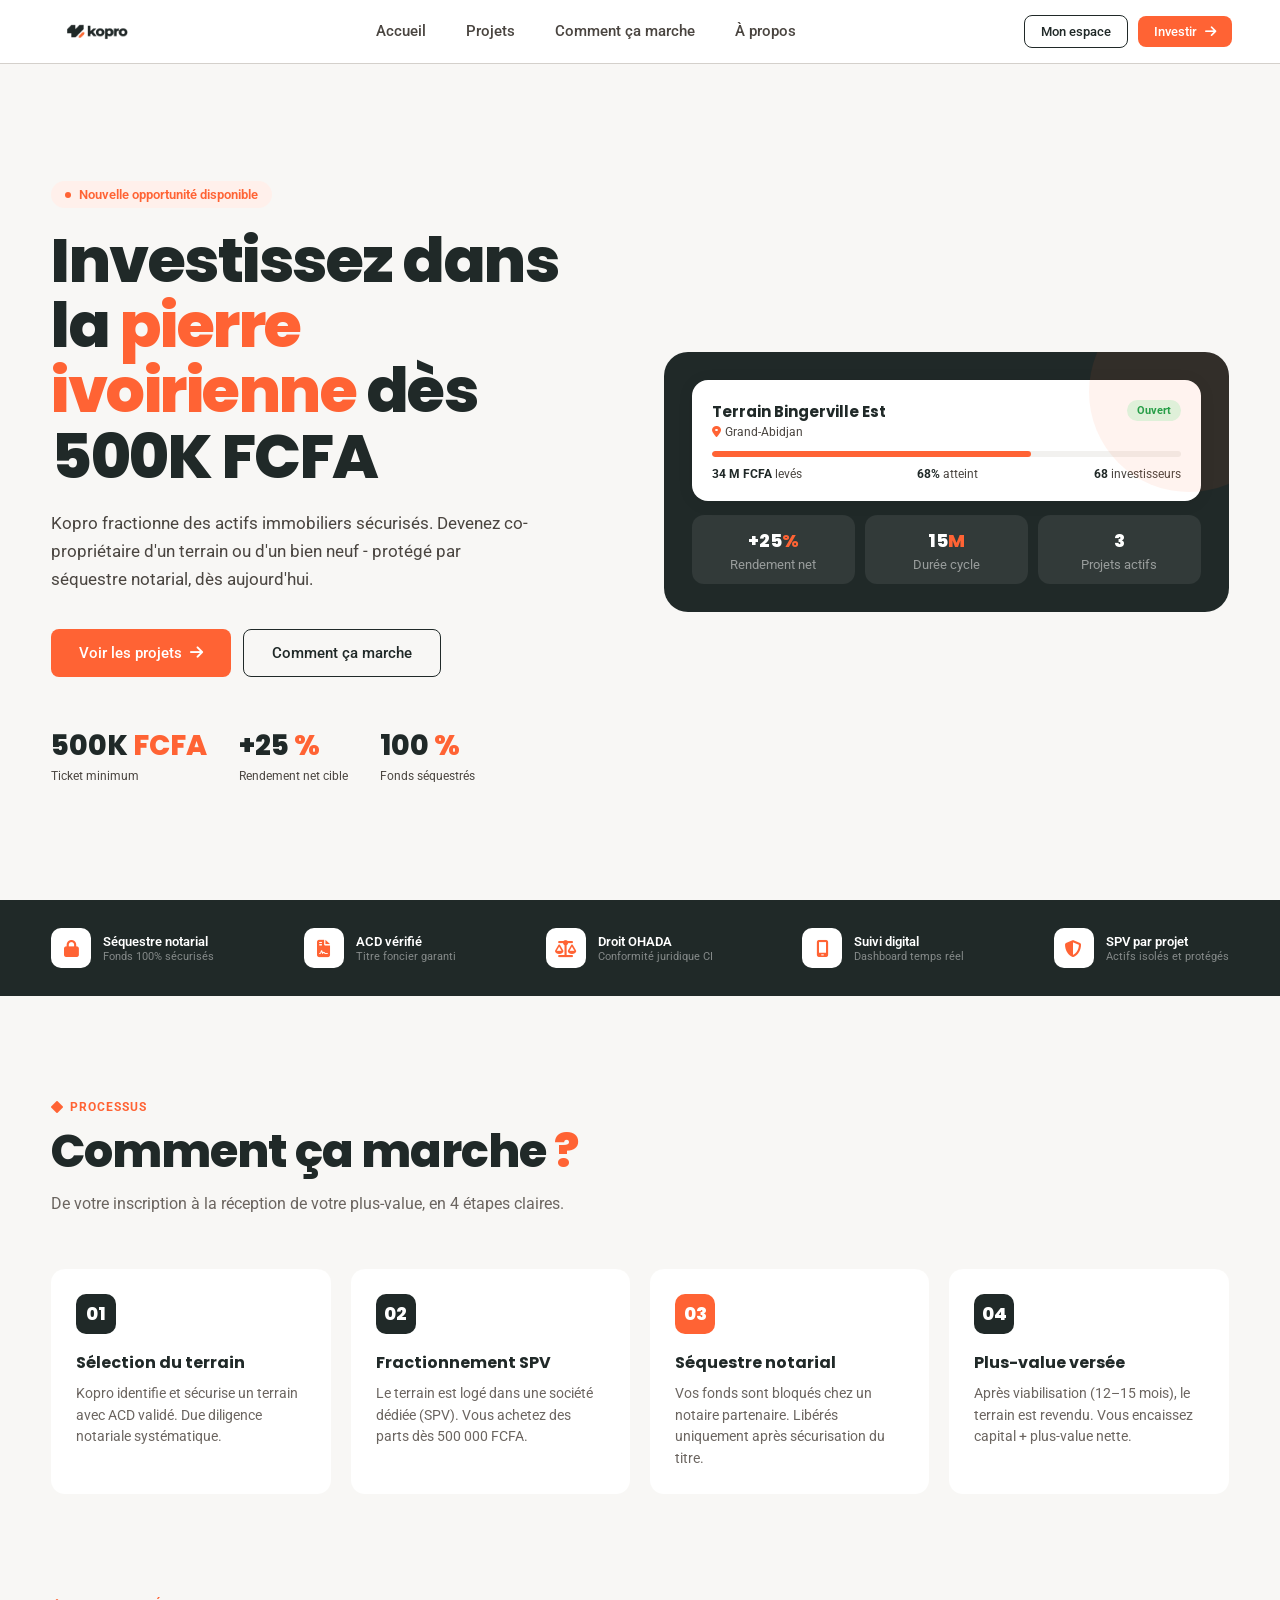
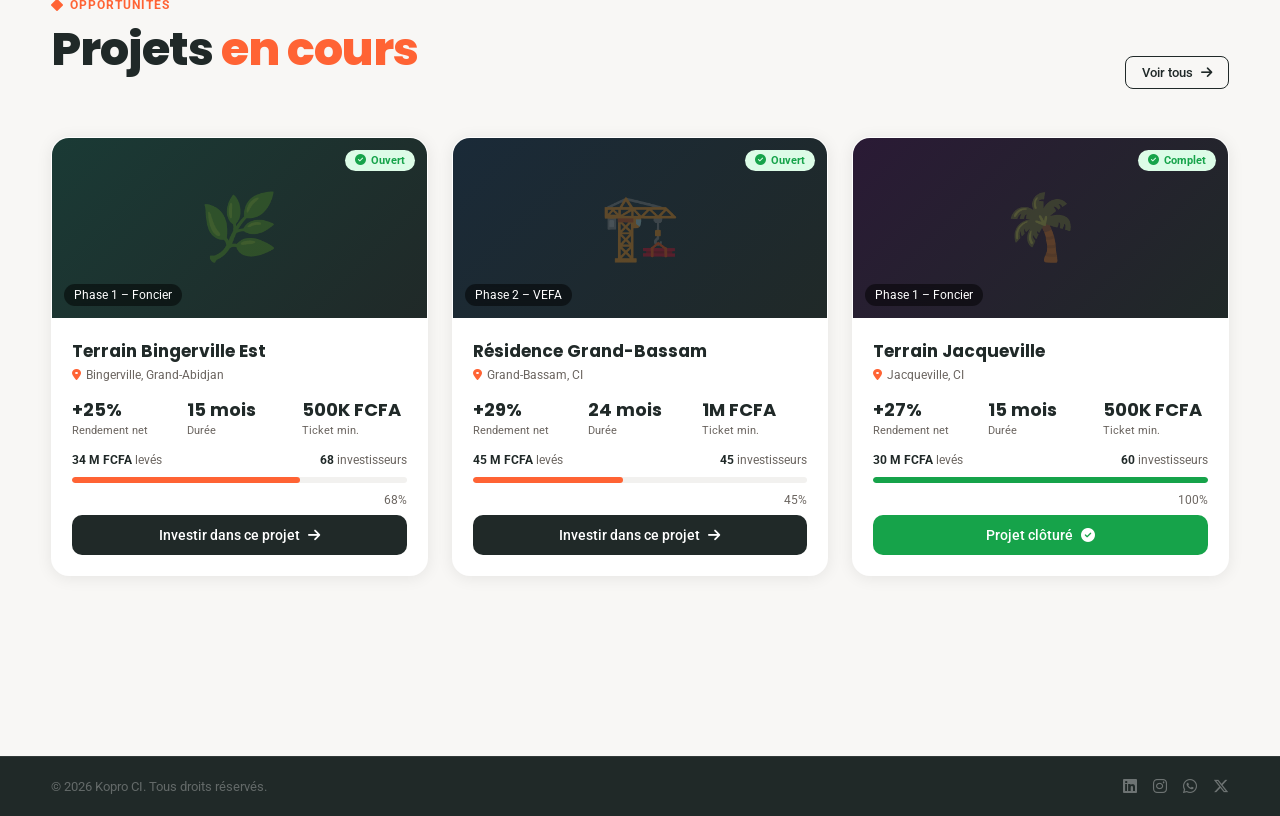
<file: index.html>
<!DOCTYPE html>
<html lang="fr">

<head>
  <meta charset="UTF-8" />
  <meta name="viewport" content="width=device-width, initial-scale=1.0" />
  <title>Kopro - Accueil</title>
  <link
    href="https://fonts.googleapis.com/css2?family=Poppins:wght@400;500;600;700;800&family=Roboto:wght@300;400;500&display=swap"
    rel="stylesheet" />
  <link rel="stylesheet" href="https://cdnjs.cloudflare.com/ajax/libs/font-awesome/6.5.1/css/all.min.css" />
  <link rel="stylesheet" href="css/style.css" />
</head>

<body>

  <nav class="nav">

    <a class="nav-logo" href="index.html">
      <img src="assets/images/logo2.png" alt="Kopro Logo" class="nav-logo-img" />
    </a>

    <div class="nav-links" id="nav-links">
      <!-- Fermer -->
      <button class="nav-close" onclick="toggleNav()">
        <i class="fa-solid fa-xmark"></i>
      </button>

      <a class="nav-link" href="index.html">Accueil</a>
      <a class="nav-link" href="projects.html">Projets</a>
      <a class="nav-link" href="#" onclick="toggleNav()">Comment ça marche</a>
      <a class="nav-link" href="#" onclick="toggleNav()">À propos</a>

      <div class="nav-menu-actions">
        <a class="btn-secondary btn-full-mobile" href="dashboard.html">Mon espace</a>
        <a class="btn-primary btn-full-mobile" href="subscribe.html">
          Investir <i class="fa-solid fa-arrow-right"></i>
        </a>
      </div>
    </div>

    <div class="nav-actions">
      <a class="btn-secondary btn-sm nav-desktop-only" href="dashboard.html">Mon espace</a>
      <a class="btn-primary btn-sm" href="subscribe.html">
        Investir <i class="fa-solid fa-arrow-right"></i>
      </a>
      <button class="nav-burger" id="nav-burger" onclick="toggleNav()">
        <i class="fa-solid fa-bars"></i>
      </button>
    </div>

  </nav>

  <!-- Overlay sombre -->
  <div class="nav-overlay" id="nav-overlay" onclick="toggleNav()"></div>

  <!-- HERO -->
  <section class="hero">
    <div>
      <div class="hero-tag anim-fade-up">
        <div class="hero-tag-dot"></div>
        Nouvelle opportunité disponible
      </div>
      <h1 class="hero-title anim-fade-up anim-delay-1">
        Investissez dans la <span class="text-orange">pierre ivoirienne</span> dès 500K FCFA
      </h1>
      <p class="hero-sub anim-fade-up anim-delay-2">
        Kopro fractionne des actifs immobiliers sécurisés. Devenez co-propriétaire
        d'un terrain ou d'un bien neuf - protégé par séquestre notarial, dès aujourd'hui.
      </p>
      <div class="hero-actions anim-fade-up anim-delay-3">
        <a class="btn-primary btn-lg" href="projects.html">
          Voir les projets <i class="fa-solid fa-arrow-right"></i>
        </a>
        <a class="btn-secondary btn-lg" href="#">Comment ça marche</a>
      </div>
      <div class="hero-stats anim-fade-up anim-delay-4">
        <div>
          <div class="hero-stat-val">500K <span class="text-orange">FCFA</span></div>
          <div class="hero-stat-lbl">Ticket minimum</div>
        </div>
        <div>
          <div class="hero-stat-val">+25 <span class="text-orange">%</span></div>
          <div class="hero-stat-lbl">Rendement net cible</div>
        </div>
        <div>
          <div class="hero-stat-val">100 <span class="text-orange">%</span></div>
          <div class="hero-stat-lbl">Fonds séquestrés</div>
        </div>
      </div>
    </div>

    <div class="hero-visual anim-fade-up anim-delay-2">
      <div class="hero-card">
        <div class="hero-card-top">
          <div>
            <div class="hero-card-name">Terrain Bingerville Est</div>
            <div class="hero-card-loc">
              <i class="fa-solid fa-location-dot"></i> Grand-Abidjan
            </div>
          </div>
          <div class="badge badge-green">
            Ouvert
          </div>
        </div>
        <div class="progress-bar">
          <div class="progress-fill" style="width:68%"></div>
        </div>
        <div class="hero-card-meta">
          <span><strong>34 M FCFA</strong> levés</span>
          <span><strong>68%</strong> atteint</span>
          <span><strong>68</strong> investisseurs</span>
        </div>
      </div>
      <div class="hero-mini-stats">
        <div class="hero-mini-stat">
          <div class="hero-mini-stat-val">+25<span>%</span></div>
          <div class="hero-mini-stat-lbl">Rendement net</div>
        </div>
        <div class="hero-mini-stat">
          <div class="hero-mini-stat-val">15<span>M</span></div>
          <div class="hero-mini-stat-lbl">Durée cycle</div>
        </div>
        <div class="hero-mini-stat">
          <div class="hero-mini-stat-val">3</div>
          <div class="hero-mini-stat-lbl">Projets actifs</div>
        </div>
      </div>
    </div>
  </section>

  <!-- TRUST STRIP -->
  <div class="trust-strip">
    <div class="trust-inner">
      <div class="trust-item">
        <div class="trust-icon"><i class="fa-solid fa-lock"></i></div>
        <div>
          <div class="trust-label">Séquestre notarial</div>
          <div class="trust-sub">Fonds 100% sécurisés</div>
        </div>
      </div>
      <div class="trust-item">
        <div class="trust-icon"><i class="fa-solid fa-file-contract"></i></div>
        <div>
          <div class="trust-label">ACD vérifié</div>
          <div class="trust-sub">Titre foncier garanti</div>
        </div>
      </div>
      <div class="trust-item">
        <div class="trust-icon"><i class="fa-solid fa-scale-balanced"></i></div>
        <div>
          <div class="trust-label">Droit OHADA</div>
          <div class="trust-sub">Conformité juridique CI</div>
        </div>
      </div>
      <div class="trust-item">
        <div class="trust-icon"><i class="fa-solid fa-mobile-screen"></i></div>
        <div>
          <div class="trust-label">Suivi digital</div>
          <div class="trust-sub">Dashboard temps réel</div>
        </div>
      </div>
      <div class="trust-item">
        <div class="trust-icon"><i class="fa-solid fa-shield-halved"></i></div>
        <div>
          <div class="trust-label">SPV par projet</div>
          <div class="trust-sub">Actifs isolés et protégés</div>
        </div>
      </div>
    </div>
  </div>

  <!-- COMMENT ÇA MARCHE -->
  <section class="section">
    <div class="section-tag"><i class="fa-solid fa-diamond"></i> Processus</div>
    <h2 class="section-title">Comment ça marche <span class="text-orange">?</span></h2>
    <p class="section-sub">De votre inscription à la réception de votre plus-value, en 4 étapes claires.</p>
    <div class="steps">
      <div class="step-card">
        <div class="step-num">01</div>
        <div class="step-title">Sélection du terrain</div>
        <p class="step-desc">Kopro identifie et sécurise un terrain avec ACD validé. Due diligence notariale
          systématique.</p>
      </div>
      <div class="step-card">
        <div class="step-num">02</div>
        <div class="step-title">Fractionnement SPV</div>
        <p class="step-desc">Le terrain est logé dans une société dédiée (SPV). Vous achetez des parts dès 500 000 FCFA.
        </p>
      </div>
      <div class="step-card">
        <div class="step-num step-num--orange">03</div>
        <div class="step-title">Séquestre notarial</div>
        <p class="step-desc">Vos fonds sont bloqués chez un notaire partenaire. Libérés uniquement après sécurisation du
          titre.</p>
      </div>
      <div class="step-card">
        <div class="step-num">04</div>
        <div class="step-title">Plus-value versée</div>
        <p class="step-desc">Après viabilisation (12–15 mois), le terrain est revendu. Vous encaissez capital +
          plus-value nette.</p>
      </div>
    </div>
  </section>

  <!-- PROJETS EN COURS -->
  <section class="section section--no-top">
    <div class="section-header">
      <div>
        <div class="section-tag"><i class="fa-solid fa-diamond"></i> Opportunités</div>
        <h2 class="section-title">Projets <span class="text-orange">en cours</span></h2>
      </div>
      <a class="btn-secondary btn-sm" href="projects.html">
        Voir tous <i class="fa-solid fa-arrow-right"></i>
      </a>
    </div>
    <div class="projects-grid">

      <div class="project-card">
        <div class="project-img" style="background:linear-gradient(135deg,#1a3a35,#202928)">
          <span class="project-img-emoji">🌿</span>
          <span class="project-img-label">Phase 1 – Foncier</span>
          <span class="project-img-badge badge badge-green"><i class="fa-solid fa-circle-check"></i> Ouvert</span>
        </div>
        <div class="project-body">
          <div class="project-name">Terrain Bingerville Est</div>
          <div class="project-loc"><i class="fa-solid fa-location-dot"></i> Bingerville, Grand-Abidjan</div>
          <div class="project-stats">
            <div>
              <div class="project-stat-val text-orange">+25%</div>
              <div class="project-stat-lbl">Rendement net</div>
            </div>
            <div>
              <div class="project-stat-val">15 mois</div>
              <div class="project-stat-lbl">Durée</div>
            </div>
            <div>
              <div class="project-stat-val">500K FCFA</div>
              <div class="project-stat-lbl">Ticket min.</div>
            </div>
          </div>
          <div class="project-progress-meta">
            <span><strong>34 M FCFA</strong> levés</span>
            <span><strong>68</strong> investisseurs</span>
          </div>
          <div class="progress-bar">
            <div class="progress-fill" style="width:68%"></div>
          </div>
          <div class="project-pct-label">68%</div>
          <a class="project-btn" href="detail.html">
            Investir dans ce projet <i class="fa-solid fa-arrow-right"></i>
          </a>
        </div>
      </div>

      <div class="project-card">
        <div class="project-img" style="background:linear-gradient(135deg,#1a2a38,#202928)">
          <span class="project-img-emoji">🏗️</span>
          <span class="project-img-label">Phase 2 – VEFA</span>
          <span class="project-img-badge badge badge-green"><i class="fa-solid fa-circle-check"></i> Ouvert</span>
        </div>
        <div class="project-body">
          <div class="project-name">Résidence Grand-Bassam</div>
          <div class="project-loc"><i class="fa-solid fa-location-dot"></i> Grand-Bassam, CI</div>
          <div class="project-stats">
            <div>
              <div class="project-stat-val text-orange">+29%</div>
              <div class="project-stat-lbl">Rendement net</div>
            </div>
            <div>
              <div class="project-stat-val">24 mois</div>
              <div class="project-stat-lbl">Durée</div>
            </div>
            <div>
              <div class="project-stat-val">1M FCFA</div>
              <div class="project-stat-lbl">Ticket min.</div>
            </div>
          </div>
          <div class="project-progress-meta">
            <span><strong>45 M FCFA</strong> levés</span>
            <span><strong>45</strong> investisseurs</span>
          </div>
          <div class="progress-bar">
            <div class="progress-fill" style="width:45%"></div>
          </div>
          <div class="project-pct-label">45%</div>
          <a class="project-btn" href="detail.html">
            Investir dans ce projet <i class="fa-solid fa-arrow-right"></i>
          </a>
        </div>
      </div>

      <div class="project-card">
        <div class="project-img" style="background:linear-gradient(135deg,#2a1a35,#202928)">
          <span class="project-img-emoji">🌴</span>
          <span class="project-img-label">Phase 1 – Foncier</span>
          <span class="project-img-badge badge badge-green" style="background:var(--green-pale);color:var(--green)"><i
              class="fa-solid fa-circle-check"></i> Complet</span>
        </div>
        <div class="project-body">
          <div class="project-name">Terrain Jacqueville</div>
          <div class="project-loc"><i class="fa-solid fa-location-dot"></i> Jacqueville, CI</div>
          <div class="project-stats">
            <div>
              <div class="project-stat-val text-orange">+27%</div>
              <div class="project-stat-lbl">Rendement net</div>
            </div>
            <div>
              <div class="project-stat-val">15 mois</div>
              <div class="project-stat-lbl">Durée</div>
            </div>
            <div>
              <div class="project-stat-val">500K FCFA</div>
              <div class="project-stat-lbl">Ticket min.</div>
            </div>
          </div>
          <div class="project-progress-meta">
            <span><strong>30 M FCFA</strong> levés</span>
            <span><strong>60</strong> investisseurs</span>
          </div>
          <div class="progress-bar">
            <div class="progress-fill" style="width:100%;background:var(--green)"></div>
          </div>
          <div class="project-pct-label">100%</div>
          <a class="project-btn project-btn--green" href="detail.html">
            Projet clôturé <i class="fa-solid fa-circle-check"></i>
          </a>
        </div>
      </div>

    </div>
  </section>

  <footer class="footer">

    <!-- Bas du footer -->
    <div class="footer-bottom">
      <div class="footer-bottom-inner">
        <span>© 2026 Kopro CI. Tous droits réservés.</span>
        <div class="footer-socials">
          <a href="#"><i class="fa-brands fa-linkedin"></i></a>
          <a href="#"><i class="fa-brands fa-instagram"></i></a>
          <a href="#"><i class="fa-brands fa-whatsapp"></i></a>
          <a href="#"><i class="fa-brands fa-x-twitter"></i></a>
        </div>
      </div>
    </div>

  </footer>

  <script>
    function toggleNav() {
      const links = document.getElementById('nav-links');
      const overlay = document.getElementById('nav-overlay');
      links.classList.toggle('nav-links--open');
      overlay.classList.toggle('nav-overlay--visible');
      // Bloquer le scroll quand le menu est ouvert
      document.body.style.overflow =
        links.classList.contains('nav-links--open') ? 'hidden' : '';
    }
  </script>
</body>

</html>
</file>
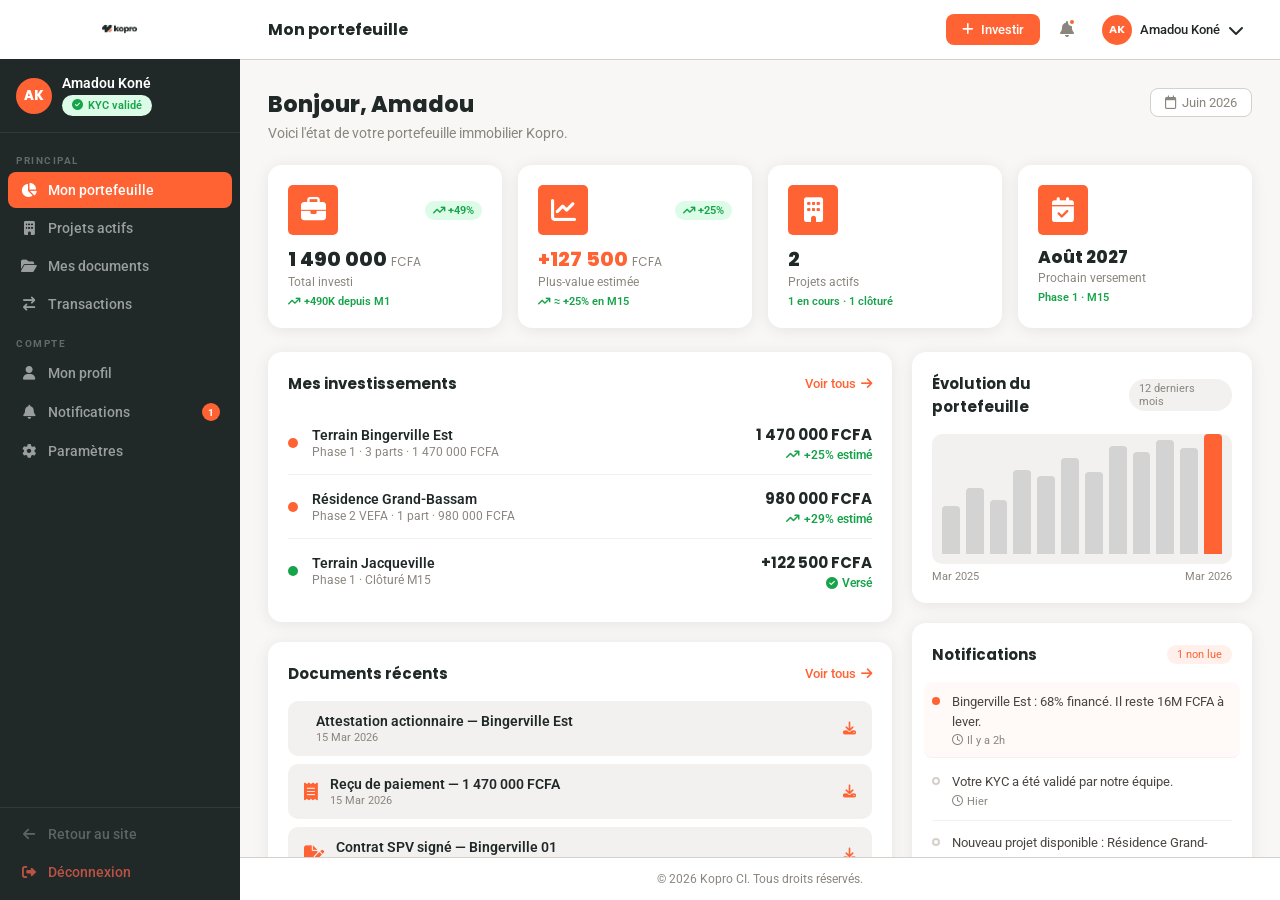
<file: dashboard.html>
<!DOCTYPE html>
<html lang="fr">

<head>
  <meta charset="UTF-8" />
  <meta name="viewport" content="width=device-width, initial-scale=1.0" />
  <title>Kopro — Mon espace</title>
  <link
    href="https://fonts.googleapis.com/css2?family=Poppins:wght@400;500;600;700;800&family=Roboto:wght@300;400;500&display=swap"
    rel="stylesheet" />
  <link rel="stylesheet" href="https://cdnjs.cloudflare.com/ajax/libs/font-awesome/6.5.1/css/all.min.css" />
  <link rel="stylesheet" href="css/style.css" />
</head>

<body class="dash-body">

  <!-- ══════════════════════════════════
     SIDEBAR FIXE
══════════════════════════════════ -->
  <aside class="dash-sidebar">

    <!-- Logo -->
    <div class="dash-sidebar-logo">
      <a class="nav-logo" href="index.html">
        <img src="assets/images/logo2.png" alt="Kopro Logo" class="sidebar-logo-image" />
      </a>
    </div>

    <!-- Profil -->
    <div class="dash-sidebar-profile">
      <div class="dash-user-avatar">AK</div>
      <div>
        <div class="dash-user-name">Amadou Koné</div>
        <div class="kyc-badge"><i class="fa-solid fa-circle-check"></i> KYC validé</div>
      </div>
    </div>

    <!-- Navigation -->
    <nav class="dash-nav">
      <div class="dash-nav-label">Principal</div>
      <a class="dash-nav-item dash-nav-item--active" href="dashboard.html">
        <i class="fa-solid fa-chart-pie"></i>
        <span>Mon portefeuille</span>
      </a>
      <a class="dash-nav-item" href="projects.html">
        <i class="fa-solid fa-building"></i>
        <span>Projets actifs</span>
      </a>
      <a class="dash-nav-item" href="#">
        <i class="fa-solid fa-folder-open"></i>
        <span>Mes documents</span>
      </a>
      <a class="dash-nav-item" href="#">
        <i class="fa-solid fa-arrow-right-arrow-left"></i>
        <span>Transactions</span>
      </a>

      <div class="dash-nav-label">Compte</div>
      <a class="dash-nav-item" href="#">
        <i class="fa-solid fa-user"></i>
        <span>Mon profil</span>
      </a>
      <a class="dash-nav-item" href="#">
        <i class="fa-solid fa-bell"></i>
        <span>Notifications</span>
        <span class="dash-nav-badge">1</span>
      </a>
      <a class="dash-nav-item" href="#">
        <i class="fa-solid fa-gear"></i>
        <span>Paramètres</span>
      </a>
    </nav>

    <!-- Bas sidebar -->
    <div class="dash-sidebar-footer">
      <a class="dash-nav-item dash-nav-item--muted" href="index.html">
        <i class="fa-solid fa-arrow-left"></i>
        <span>Retour au site</span>
      </a>
      <a class="dash-nav-item dash-nav-item--danger" href="#">
        <i class="fa-solid fa-right-from-bracket"></i>
        <span>Déconnexion</span>
      </a>
    </div>

  </aside>

  <!-- ══════════════════════════════════
     ZONE PRINCIPALE (topbar + contenu)
══════════════════════════════════ -->
  <div class="dash-wrapper">

    <!-- TOPBAR FIXE -->
    <header class="dash-topbar">
      <!-- Burger mobile -->
      <button class="dash-burger" onclick="toggleSidebar()">
        <i class="fa-solid fa-bars"></i>
      </button>

      <h2 class="dash-topbar-title">Mon portefeuille</h2>

      <div class="dash-topbar-right">
        <a class="btn-primary btn-sm" href="subscribe.html">
          <i class="fa-solid fa-plus"></i> Investir
        </a>
        <div class="dash-topbar-notif">
          <i class="fa-solid fa-bell"></i>
          <span class="dash-topbar-notif-dot"></span>
        </div>
        <div class="dash-topbar-user">
          <div class="dash-user-avatar dash-user-avatar--sm">AK</div>
          <span class="dash-topbar-user-name">Amadou Koné</span>
          <i class="fa-solid fa-chevron-down"></i>
        </div>
      </div>
    </header>

    <!-- CONTENU SCROLLABLE -->
    <main class="dash-main">

      <!-- Salutation -->
      <div class="dash-greeting">
        <div>
          <h1 class="dash-greeting-name">
            Bonjour, Amadou <i class="fa-solid fa-hand-wave text-orange"></i>
          </h1>
          <p class="dash-greeting-sub">Voici l'état de votre portefeuille immobilier Kopro.</p>
        </div>
        <div class="dash-greeting-date">
          <i class="fa-regular fa-calendar"></i> Juin 2026
        </div>
      </div>

      <!-- KPIs -->
      <div class="dash-kpis">
        <div class="kpi-card">
          <div class="kpi-card-top">
            <div class="kpi-icon"><i class="fa-solid fa-briefcase"></i></div>
            <span class="kpi-badge kpi-badge--green">
              <i class="fa-solid fa-arrow-trend-up"></i> +49%
            </span>
          </div>
          <div class="kpi-val">1 490 000 <span class="kpi-unit">FCFA</span></div>
          <div class="kpi-lbl">Total investi</div>
          <div class="kpi-delta"><i class="fa-solid fa-arrow-trend-up"></i> +490K depuis M1</div>
        </div>
        <div class="kpi-card">
          <div class="kpi-card-top">
            <div class="kpi-icon kpi-icon--orange"><i class="fa-solid fa-chart-line"></i></div>
            <span class="kpi-badge kpi-badge--green">
              <i class="fa-solid fa-arrow-trend-up"></i> +25%
            </span>
          </div>
          <div class="kpi-val kpi-val--orange">+127 500 <span class="kpi-unit">FCFA</span></div>
          <div class="kpi-lbl">Plus-value estimée</div>
          <div class="kpi-delta"><i class="fa-solid fa-arrow-trend-up"></i> ≈ +25% en M15</div>
        </div>
        <div class="kpi-card">
          <div class="kpi-card-top">
            <div class="kpi-icon kpi-icon--blue"><i class="fa-solid fa-building"></i></div>
          </div>
          <div class="kpi-val">2</div>
          <div class="kpi-lbl">Projets actifs</div>
          <div class="kpi-delta">1 en cours · 1 clôturé</div>
        </div>
        <div class="kpi-card">
          <div class="kpi-card-top">
            <div class="kpi-icon kpi-icon--green"><i class="fa-solid fa-calendar-check"></i></div>
          </div>
          <div class="kpi-val kpi-val--sm">Août 2027</div>
          <div class="kpi-lbl">Prochain versement</div>
          <div class="kpi-delta">Phase 1 · M15</div>
        </div>
      </div>

      <!-- Grille contenu -->
      <div class="dash-grid">

        <!-- Colonne gauche -->
        <div class="dash-col">

          <div class="dash-card">
            <div class="dash-card-header">
              <h3 class="dash-card-title">Mes investissements</h3>
              <a class="dash-card-link" href="projects.html">
                Voir tous <i class="fa-solid fa-arrow-right"></i>
              </a>
            </div>
            <div class="invest-row">
              <div class="invest-dot"></div>
              <div class="invest-info">
                <div class="invest-name">Terrain Bingerville Est</div>
                <div class="invest-sub">Phase 1 · 3 parts · 1 470 000 FCFA</div>
              </div>
              <div class="invest-right">
                <div class="invest-amount">1 470 000 FCFA</div>
                <div class="invest-return">
                  <i class="fa-solid fa-arrow-trend-up"></i> +25% estimé
                </div>
              </div>
            </div>
            <div class="invest-row">
              <div class="invest-dot"></div>
              <div class="invest-info">
                <div class="invest-name">Résidence Grand-Bassam</div>
                <div class="invest-sub">Phase 2 VEFA · 1 part · 980 000 FCFA</div>
              </div>
              <div class="invest-right">
                <div class="invest-amount">980 000 FCFA</div>
                <div class="invest-return">
                  <i class="fa-solid fa-arrow-trend-up"></i> +29% estimé
                </div>
              </div>
            </div>
            <div class="invest-row">
              <div class="invest-dot invest-dot--green"></div>
              <div class="invest-info">
                <div class="invest-name">Terrain Jacqueville</div>
                <div class="invest-sub">Phase 1 · Clôturé M15</div>
              </div>
              <div class="invest-right">
                <div class="invest-amount">+122 500 FCFA</div>
                <div class="invest-return invest-return--done">
                  <i class="fa-solid fa-circle-check"></i> Versé
                </div>
              </div>
            </div>
          </div>

          <div class="dash-card">
            <div class="dash-card-header">
              <h3 class="dash-card-title">Documents récents</h3>
              <a class="dash-card-link" href="#">Voir tous <i class="fa-solid fa-arrow-right"></i></a>
            </div>
            <div class="doc-row">
              <div class="doc-info">
                <i class="fa-solid fa-file-certificate doc-icon"></i>
                <div>
                  <div class="doc-name">Attestation actionnaire — Bingerville Est</div>
                  <div class="doc-date">15 Mar 2026</div>
                </div>
              </div>
              <span class="doc-dl"><i class="fa-solid fa-download"></i></span>
            </div>
            <div class="doc-row">
              <div class="doc-info">
                <i class="fa-solid fa-receipt doc-icon"></i>
                <div>
                  <div class="doc-name">Reçu de paiement — 1 470 000 FCFA</div>
                  <div class="doc-date">15 Mar 2026</div>
                </div>
              </div>
              <span class="doc-dl"><i class="fa-solid fa-download"></i></span>
            </div>
            <div class="doc-row">
              <div class="doc-info">
                <i class="fa-solid fa-file-signature doc-icon"></i>
                <div>
                  <div class="doc-name">Contrat SPV signé — Bingerville 01</div>
                  <div class="doc-date">15 Mar 2026</div>
                </div>
              </div>
              <span class="doc-dl"><i class="fa-solid fa-download"></i></span>
            </div>
            <div class="doc-row">
              <div class="doc-info">
                <i class="fa-solid fa-scale-balanced doc-icon"></i>
                <div>
                  <div class="doc-name">Rapport notaire — Due diligence</div>
                  <div class="doc-date">10 Fév 2026</div>
                </div>
              </div>
              <span class="doc-dl"><i class="fa-solid fa-download"></i></span>
            </div>
          </div>

        </div>

        <!-- Colonne droite -->
        <div class="dash-col">

          <div class="dash-card">
            <div class="dash-card-header">
              <h3 class="dash-card-title">Évolution du portefeuille</h3>
              <span class="dash-card-tag">12 derniers mois</span>
            </div>
            <div class="dash-chart">
              <div class="dash-chart-bar" style="height:40%"></div>
              <div class="dash-chart-bar" style="height:55%"></div>
              <div class="dash-chart-bar" style="height:45%"></div>
              <div class="dash-chart-bar" style="height:70%"></div>
              <div class="dash-chart-bar" style="height:65%"></div>
              <div class="dash-chart-bar" style="height:80%"></div>
              <div class="dash-chart-bar" style="height:68%"></div>
              <div class="dash-chart-bar" style="height:90%"></div>
              <div class="dash-chart-bar" style="height:85%"></div>
              <div class="dash-chart-bar" style="height:95%"></div>
              <div class="dash-chart-bar" style="height:88%"></div>
              <div class="dash-chart-bar dash-chart-bar--active" style="height:100%"></div>
            </div>
            <div class="dash-chart-labels">
              <span>Mar 2025</span><span>Mar 2026</span>
            </div>
          </div>

          <div class="dash-card">
            <div class="dash-card-header">
              <h3 class="dash-card-title">Notifications</h3>
              <span class="dash-card-tag dash-card-tag--orange">1 non lue</span>
            </div>
            <div class="notif-item notif-item--unread">
              <div class="notif-dot notif-dot--unread"></div>
              <div>
                <div class="notif-text">Bingerville Est : 68% financé. Il reste 16M FCFA à lever.</div>
                <div class="notif-time"><i class="fa-regular fa-clock"></i> Il y a 2h</div>
              </div>
            </div>
            <div class="notif-item">
              <div class="notif-dot"></div>
              <div>
                <div class="notif-text">Votre KYC a été validé par notre équipe.</div>
                <div class="notif-time"><i class="fa-regular fa-clock"></i> Hier</div>
              </div>
            </div>
            <div class="notif-item">
              <div class="notif-dot"></div>
              <div>
                <div class="notif-text">Nouveau projet disponible : Résidence Grand-Bassam.</div>
                <div class="notif-time"><i class="fa-regular fa-clock"></i> Il y a 3 jours</div>
              </div>
            </div>
            <div class="notif-item">
              <div class="notif-dot"></div>
              <div>
                <div class="notif-text">Rapport mensuel projet Jacqueville disponible.</div>
                <div class="notif-time"><i class="fa-regular fa-clock"></i> Il y a 5 jours</div>
              </div>
            </div>
          </div>

        </div>
      </div>
    </main>

    <footer class="dash-footer">
      <span>© 2026 Kopro CI. Tous droits réservés.</span>
    </footer>

  </div>


  <!-- Overlay mobile sidebar -->
  <div class="dash-overlay" id="dash-overlay" onclick="toggleSidebar()"></div>



  <script>
    function toggleSidebar() {
      document.querySelector('.dash-sidebar').classList.toggle('dash-sidebar--open');
      document.getElementById('dash-overlay').classList.toggle('dash-overlay--visible');
    }
  </script>

</body>

</html>
</file>
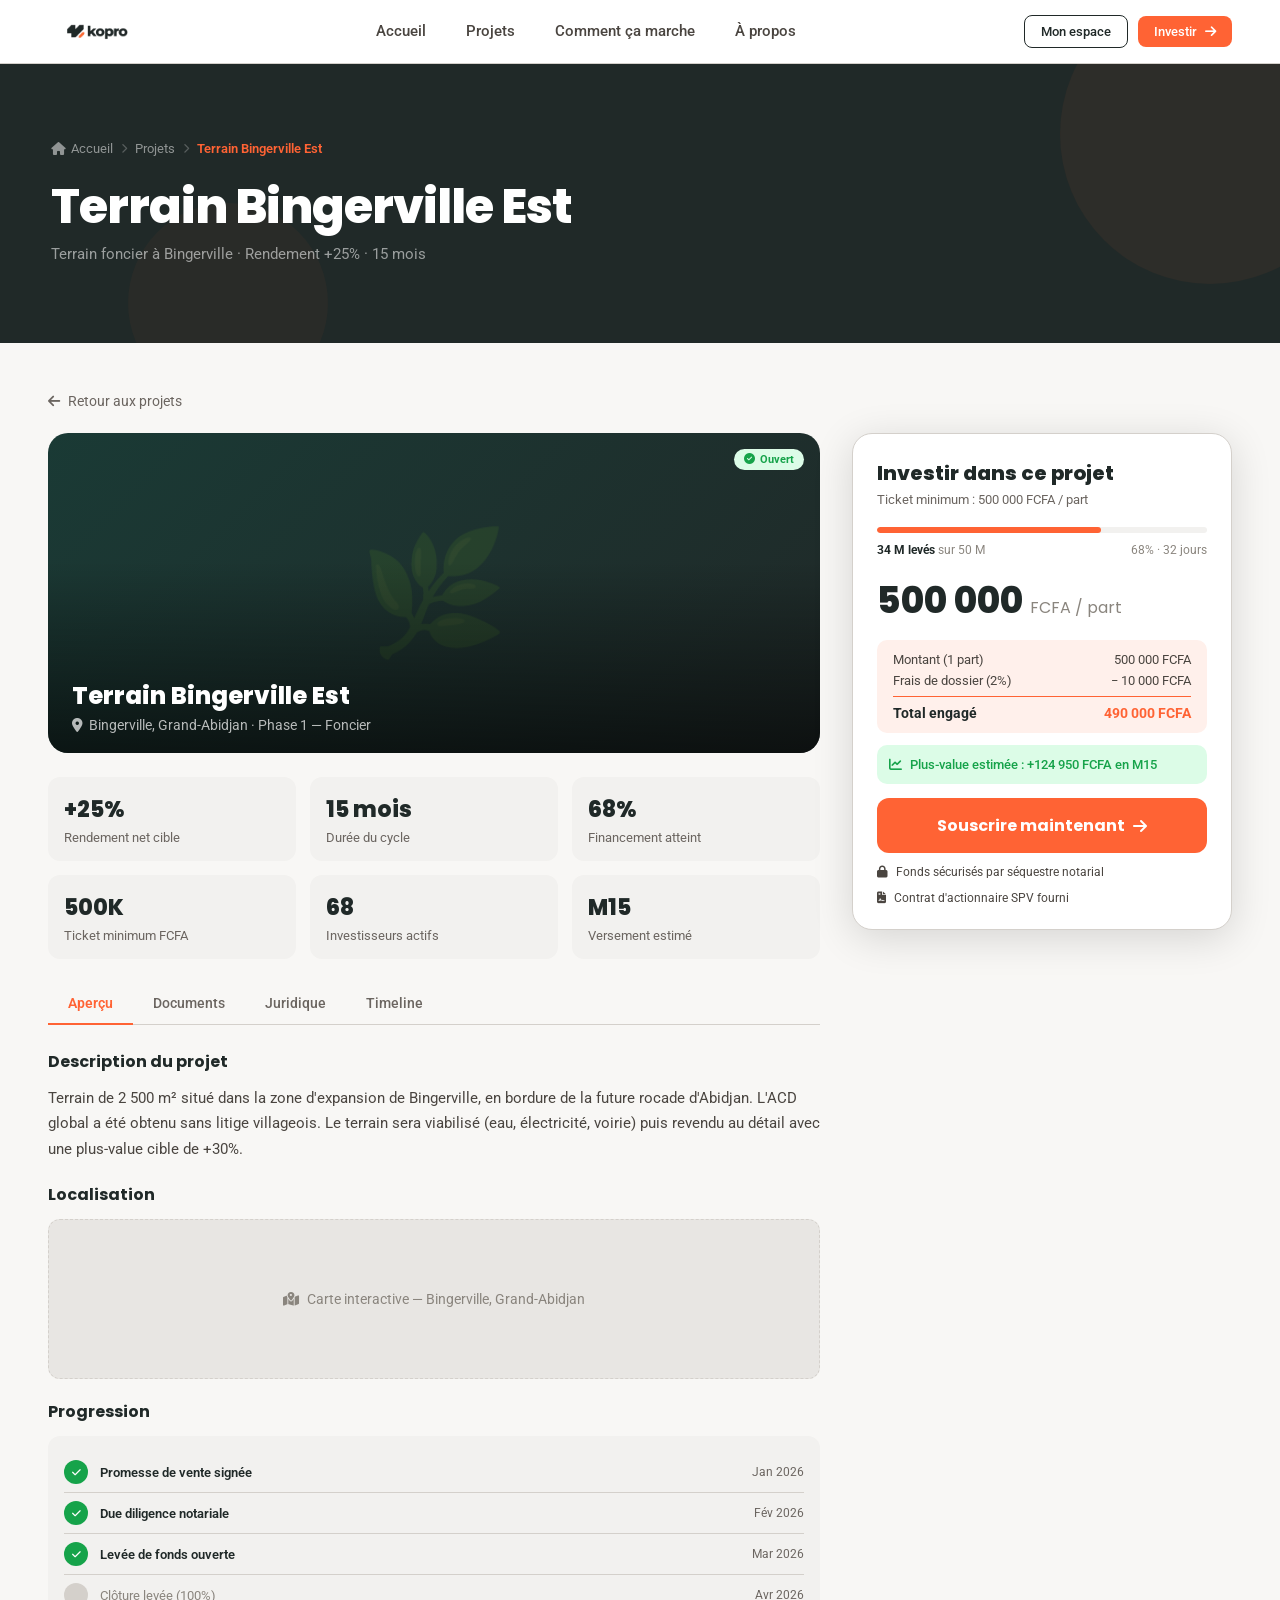
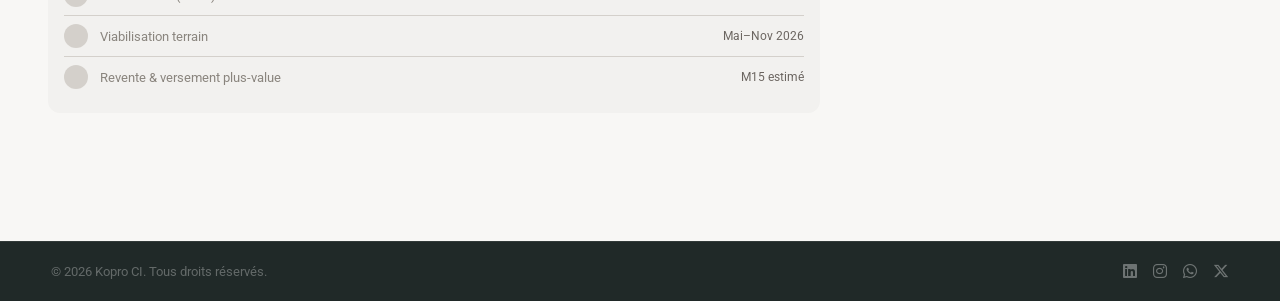
<file: detail.html>
<!DOCTYPE html>
<html lang="fr">

<head>
  <meta charset="UTF-8" />
  <meta name="viewport" content="width=device-width, initial-scale=1.0" />
  <title>Kopro — Terrain Bingerville Est</title>
  <link
    href="https://fonts.googleapis.com/css2?family=Poppins:wght@400;500;600;700;800&family=Roboto:wght@300;400;500&display=swap"
    rel="stylesheet" />
  <link rel="stylesheet" href="https://cdnjs.cloudflare.com/ajax/libs/font-awesome/6.5.1/css/all.min.css" />
  <link rel="stylesheet" href="css/style.css" />
</head>

<body>


  <!-- ════════════════════════════════════
     NAVIGATION
════════════════════════════════════ -->
  <nav class="nav">

    <a class="nav-logo" href="index.html">
      <img src="assets/images/logo2.png" alt="Kopro Logo" class="nav-logo-img" />
    </a>

    <div class="nav-links" id="nav-links">
      <!-- Fermer -->
      <button class="nav-close" onclick="toggleNav()">
        <i class="fa-solid fa-xmark"></i>
      </button>

      <a class="nav-link" href="index.html">Accueil</a>
      <a class="nav-link" href="projects.html">Projets</a>
      <a class="nav-link" href="#" onclick="toggleNav()">Comment ça marche</a>
      <a class="nav-link" href="#" onclick="toggleNav()">À propos</a>

      <div class="nav-menu-actions">
        <a class="btn-secondary btn-full-mobile" href="dashboard.html">Mon espace</a>
        <a class="btn-primary btn-full-mobile" href="subscribe.html">
          Investir <i class="fa-solid fa-arrow-right"></i>
        </a>
      </div>
    </div>

    <div class="nav-actions">
      <a class="btn-secondary btn-sm nav-desktop-only" href="dashboard.html">Mon espace</a>
      <a class="btn-primary btn-sm" href="subscribe.html">
        Investir <i class="fa-solid fa-arrow-right"></i>
      </a>
      <button class="nav-burger" id="nav-burger" onclick="toggleNav()">
        <i class="fa-solid fa-bars"></i>
      </button>
    </div>

  </nav>


  <!-- ════════════════════════════════════
     BANNIÈRE
════════════════════════════════════ -->
  <div class="page-banner">
    <div class="breadcrumb">
      <a class="breadcrumb-link" href="index.html">
        <i class="fa-solid fa-house"></i> Accueil
      </a>
      <i class="fa-solid fa-chevron-right breadcrumb-sep"></i>
      <a class="breadcrumb-link" href="projects.html">Projets</a>
      <i class="fa-solid fa-chevron-right breadcrumb-sep"></i>
      <span class="breadcrumb-current">Terrain Bingerville Est</span>
    </div>
    <div class="page-banner-inner">
      <!-- Gauche -->
      <div class="page-banner-left">
        <h1 class="page-banner-title">Terrain Bingerville Est</h1>
        <p class="page-banner-sub">
          Terrain foncier à Bingerville · Rendement +25% · 15 mois
        </p>
      </div>

    </div>
  </div>

  <!-- ════════════════════════════════════
     CONTENU PRINCIPAL
════════════════════════════════════ -->
  <div class="project-detail">

    <a class="btn-back" href="projects.html">
      <i class="fa-solid fa-arrow-left"></i> Retour aux projets
    </a>

    <div class="detail-grid">


      <!-- ══════════════════════════════
         COLONNE GAUCHE
    ══════════════════════════════ -->
      <div class="detail-left">

        <!-- Image bannière projet -->
        <div class="detail-banner">
          <span class="detail-banner-emoji">🌿</span>
          <div class="detail-banner-overlay"></div>
          <div class="detail-banner-content">
            <div class="detail-banner-title">Terrain Bingerville Est</div>
            <div class="detail-banner-sub">
              <i class="fa-solid fa-location-dot"></i>
              Bingerville, Grand-Abidjan · Phase 1 — Foncier
            </div>
          </div>
          <div class="badge badge-green detail-banner-badge">
            <i class="fa-solid fa-circle-check"></i> Ouvert
          </div>
        </div>

        <!-- Métriques clés -->
        <div class="detail-metrics">

          <div class="detail-metric">
            <div class="detail-metric-val text-orange">+25%</div>
            <div class="detail-metric-lbl">Rendement net cible</div>
          </div>

          <div class="detail-metric">
            <div class="detail-metric-val">15 mois</div>
            <div class="detail-metric-lbl">Durée du cycle</div>
          </div>

          <div class="detail-metric">
            <div class="detail-metric-val">68%</div>
            <div class="detail-metric-lbl">Financement atteint</div>
          </div>

          <div class="detail-metric">
            <div class="detail-metric-val">500K</div>
            <div class="detail-metric-lbl">Ticket minimum FCFA</div>
          </div>

          <div class="detail-metric">
            <div class="detail-metric-val">68</div>
            <div class="detail-metric-lbl">Investisseurs actifs</div>
          </div>

          <div class="detail-metric">
            <div class="detail-metric-val">M15</div>
            <div class="detail-metric-lbl">Versement estimé</div>
          </div>

        </div>

        <!-- Onglets -->
        <div class="detail-tabs">
          <button class="detail-tab detail-tab--active" onclick="changerOnglet('apercu', this)">
            Aperçu
          </button>
          <button class="detail-tab" onclick="changerOnglet('docs', this)">
            Documents
          </button>
          <button class="detail-tab" onclick="changerOnglet('juridique', this)">
            Juridique
          </button>
          <button class="detail-tab" onclick="changerOnglet('timeline', this)">
            Timeline
          </button>
        </div>


        <!-- ── ONGLET : APERÇU ── -->
        <div class="tab-content tab-content--active" id="tab-apercu">

          <h3 class="detail-section-title">Description du projet</h3>
          <p class="detail-text">
            Terrain de 2 500 m² situé dans la zone d'expansion de Bingerville,
            en bordure de la future rocade d'Abidjan. L'ACD global a été obtenu
            sans litige villageois. Le terrain sera viabilisé (eau, électricité,
            voirie) puis revendu au détail avec une plus-value cible de +30%.
          </p>

          <h3 class="detail-section-title">Localisation</h3>
          <div class="map-placeholder">
            <i class="fa-solid fa-map-location-dot"></i>
            Carte interactive — Bingerville, Grand-Abidjan
          </div>

          <h3 class="detail-section-title">Progression</h3>
          <div class="timeline-list">

            <div class="timeline-item">
              <div class="timeline-dot timeline-dot--done">
                <i class="fa-solid fa-check"></i>
              </div>
              <span class="timeline-label timeline-label--done">Promesse de vente signée</span>
              <span class="timeline-date">Jan 2026</span>
            </div>

            <div class="timeline-item">
              <div class="timeline-dot timeline-dot--done">
                <i class="fa-solid fa-check"></i>
              </div>
              <span class="timeline-label timeline-label--done">Due diligence notariale</span>
              <span class="timeline-date">Fév 2026</span>
            </div>

            <div class="timeline-item">
              <div class="timeline-dot timeline-dot--done">
                <i class="fa-solid fa-check"></i>
              </div>
              <span class="timeline-label timeline-label--done">Levée de fonds ouverte</span>
              <span class="timeline-date">Mar 2026</span>
            </div>

            <div class="timeline-item">
              <div class="timeline-dot"></div>
              <span class="timeline-label">Clôture levée (100%)</span>
              <span class="timeline-date">Avr 2026</span>
            </div>

            <div class="timeline-item">
              <div class="timeline-dot"></div>
              <span class="timeline-label">Viabilisation terrain</span>
              <span class="timeline-date">Mai–Nov 2026</span>
            </div>

            <div class="timeline-item timeline-item--last">
              <div class="timeline-dot"></div>
              <span class="timeline-label">Revente & versement plus-value</span>
              <span class="timeline-date">M15 estimé</span>
            </div>

          </div>

        </div>


        <!-- ── ONGLET : DOCUMENTS ── -->
        <div class="tab-content" id="tab-docs">

          <h3 class="detail-section-title">Documents juridiques</h3>

          <div class="doc-row">
            <div class="doc-info">
              <i class="fa-solid fa-file-pdf doc-icon"></i>
              <div>
                <div class="doc-name">Arrêté de Concession Définitive (ACD)</div>
                <div class="doc-status doc-status--ok">
                  <i class="fa-solid fa-circle-check"></i> Vérifié par notaire
                </div>
              </div>
            </div>
            <span class="doc-dl">
              <i class="fa-solid fa-download"></i> Télécharger
            </span>
          </div>

          <div class="doc-row">
            <div class="doc-info">
              <i class="fa-solid fa-file-pdf doc-icon"></i>
              <div>
                <div class="doc-name">Rapport de due diligence notariale</div>
                <div class="doc-status doc-status--ok">
                  <i class="fa-solid fa-circle-check"></i> Vérifié par notaire
                </div>
              </div>
            </div>
            <span class="doc-dl">
              <i class="fa-solid fa-download"></i> Télécharger
            </span>
          </div>

          <div class="doc-row">
            <div class="doc-info">
              <i class="fa-solid fa-file-pdf doc-icon"></i>
              <div>
                <div class="doc-name">Statuts de la SPV</div>
                <div class="doc-status doc-status--ok">
                  <i class="fa-solid fa-circle-check"></i> Vérifié par notaire
                </div>
              </div>
            </div>
            <span class="doc-dl">
              <i class="fa-solid fa-download"></i> Télécharger
            </span>
          </div>

          <div class="doc-row">
            <div class="doc-info">
              <i class="fa-solid fa-file-pdf doc-icon"></i>
              <div>
                <div class="doc-name">Contrat d'actionnaire type</div>
                <div class="doc-status">
                  <i class="fa-solid fa-clock"></i> En cours de validation
                </div>
              </div>
            </div>
            <span class="doc-dl">
              <i class="fa-solid fa-download"></i> Télécharger
            </span>
          </div>

        </div>


        <!-- ── ONGLET : JURIDIQUE ── -->
        <div class="tab-content" id="tab-juridique">

          <h3 class="detail-section-title">Structure juridique</h3>
          <p class="detail-text">
            Le terrain est logé dans une SAS dédiée (SPV) :
            <strong>Kopro Bingerville 01 SAS</strong>. En investissant,
            vous devenez actionnaire de cette SPV, distincte de Kopro.
            Vos fonds sont bloqués sur un compte séquestre notarial.
          </p>

          <div class="info-box info-box--orange">
            <div class="info-box-title">
              <i class="fa-solid fa-lock"></i> Garantie séquestre
            </div>
            <p>
              Vos fonds ne transitent jamais par les comptes Kopro.
              Notaire partenaire : <strong>Maître [Nom], Abidjan</strong>.
            </p>
          </div>

        </div>


        <!-- ── ONGLET : TIMELINE ── -->
        <div class="tab-content" id="tab-timeline">

          <h3 class="detail-section-title">Calendrier prévisionnel</h3>

          <div class="cal-list">

            <div class="cal-item">
              <div class="cal-item-left">
                <div class="cal-badge">M1–M3</div>
                <div class="cal-line"></div>
              </div>
              <div class="cal-item-body">
                <div class="cal-item-title">Montage juridique</div>
                <div class="cal-item-desc">
                  Constitution SPV, signature convention séquestre, promesse vente
                </div>
              </div>
            </div>

            <div class="cal-item">
              <div class="cal-item-left">
                <div class="cal-badge">M4–M6</div>
                <div class="cal-line"></div>
              </div>
              <div class="cal-item-body">
                <div class="cal-item-title">Levée de fonds</div>
                <div class="cal-item-desc">
                  Ouverture souscriptions, collecte 50M FCFA auprès de 100 investisseurs
                </div>
              </div>
            </div>

            <div class="cal-item">
              <div class="cal-item-left">
                <div class="cal-badge">M6–M12</div>
                <div class="cal-line"></div>
              </div>
              <div class="cal-item-body">
                <div class="cal-item-title">Viabilisation</div>
                <div class="cal-item-desc">
                  Obtention ACD définitif, viabilisation voirie, eau, électricité
                </div>
              </div>
            </div>

            <div class="cal-item cal-item--last">
              <div class="cal-item-left">
                <div class="cal-badge cal-badge--orange">M13–M15</div>
              </div>
              <div class="cal-item-body">
                <div class="cal-item-title">Revente & versement</div>
                <div class="cal-item-desc">
                  Vente au détail des lots, distribution plus-value nette
                </div>
              </div>
            </div>

          </div>

        </div>

      </div><!-- /detail-left -->


      <!-- ══════════════════════════════
         COLONNE DROITE — SOUSCRIPTION
    ══════════════════════════════ -->
      <aside class="detail-sidebar">
        <div class="subscribe-box">

          <div class="subscribe-box-title">Investir dans ce projet</div>
          <div class="subscribe-box-sub">Ticket minimum : 500 000 FCFA / part</div>

          <div class="progress-bar">
            <div class="progress-fill" style="width:68%"></div>
          </div>

          <div class="progress-meta">
            <span><strong>34 M levés</strong> sur 50 M</span>
            <span>68% · 32 jours</span>
          </div>

          <div class="price-big">
            500 000 <span class="price-unit">FCFA / part</span>
          </div>

          <div class="parts-total">

            <div class="parts-total-row">
              <span>Montant (1 part)</span>
              <span>500 000 FCFA</span>
            </div>

            <div class="parts-total-row">
              <span>Frais de dossier (2%)</span>
              <span>− 10 000 FCFA</span>
            </div>

            <hr class="parts-divider" />

            <div class="parts-total-row parts-total-row--bold">
              <span>Total engagé</span>
              <span class="text-orange">490 000 FCFA</span>
            </div>

          </div>

          <div class="plusvalue-box">
            <i class="fa-solid fa-chart-line"></i>
            Plus-value estimée : +124 950 FCFA en M15
          </div>

          <a class="subscribe-btn" href="subscribe.html">
            Souscrire maintenant <i class="fa-solid fa-arrow-right" style="color: white;"></i>
          </a>

          <div class="trust-row">
            <i class="fa-solid fa-lock"></i>
            <span>Fonds sécurisés par séquestre notarial</span>
          </div>

          <div class="trust-row">
            <i class="fa-solid fa-file-contract"></i>
            <span>Contrat d'actionnaire SPV fourni</span>
          </div>

        </div>
      </aside>


    </div>
  </div>


<footer class="footer">

  <!-- Bas du footer -->
  <div class="footer-bottom">
    <div class="footer-bottom-inner">
      <span>© 2026 Kopro CI. Tous droits réservés.</span>
      <div class="footer-socials">
        <a href="#"><i class="fa-brands fa-linkedin"></i></a>
        <a href="#"><i class="fa-brands fa-instagram"></i></a>
        <a href="#"><i class="fa-brands fa-whatsapp"></i></a>
        <a href="#"><i class="fa-brands fa-x-twitter"></i></a>
      </div>
    </div>
  </div>

</footer>
  <!-- ════════════════════════════════════
     SCRIPTS
════════════════════════════════════ -->
  <script>
    function toggleNav() {
      const links = document.getElementById('nav-links');
      const overlay = document.getElementById('nav-overlay');
      links.classList.toggle('nav-links--open');
      overlay.classList.toggle('nav-overlay--visible');
      // Bloquer le scroll quand le menu est ouvert
      document.body.style.overflow =
        links.classList.contains('nav-links--open') ? 'hidden' : '';
    }
  </script>


</body>

</html>
</file>
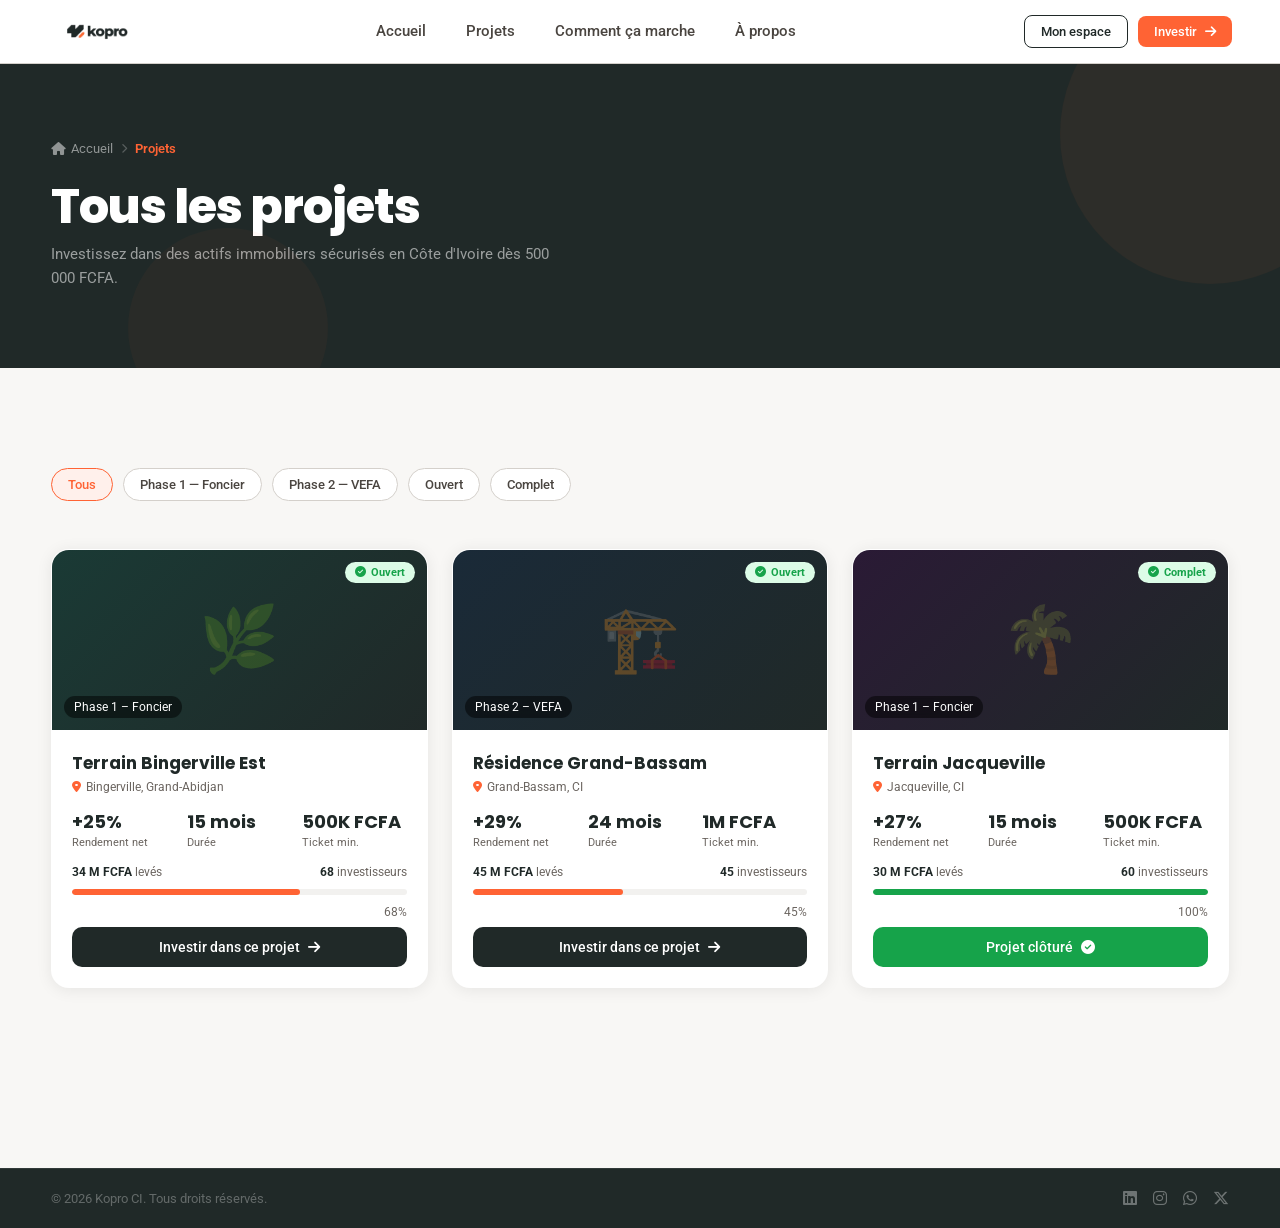
<file: projects.html>
<!DOCTYPE html>
<html lang="fr">

<head>
  <meta charset="UTF-8" />
  <meta name="viewport" content="width=device-width, initial-scale=1.0" />
  <title>Kopro — Projets</title>
  <link
    href="https://fonts.googleapis.com/css2?family=Poppins:wght@400;500;600;700;800&family=Roboto:wght@300;400;500&display=swap"
    rel="stylesheet" />
  <link rel="stylesheet" href="https://cdnjs.cloudflare.com/ajax/libs/font-awesome/6.5.1/css/all.min.css" />
  <link rel="stylesheet" href="css/style.css" />
</head>

<body>

  <nav class="nav">

    <a class="nav-logo" href="index.html">
      <img src="assets/images/logo2.png" alt="Kopro Logo" class="nav-logo-img" />
    </a>

    <div class="nav-links" id="nav-links">
      <!-- Fermer -->
      <button class="nav-close" onclick="toggleNav()">
        <i class="fa-solid fa-xmark"></i>
      </button>

      <a class="nav-link" href="index.html">Accueil</a>
      <a class="nav-link" href="projects.html">Projets</a>
      <a class="nav-link" href="#" onclick="toggleNav()">Comment ça marche</a>
      <a class="nav-link" href="#" onclick="toggleNav()">À propos</a>

      <div class="nav-menu-actions">
        <a class="btn-secondary btn-full-mobile" href="dashboard.html">Mon espace</a>
        <a class="btn-primary btn-full-mobile" href="subscribe.html">
          Investir <i class="fa-solid fa-arrow-right"></i>
        </a>
      </div>
    </div>

    <div class="nav-actions">
      <a class="btn-secondary btn-sm nav-desktop-only" href="dashboard.html">Mon espace</a>
      <a class="btn-primary btn-sm" href="subscribe.html">
        Investir <i class="fa-solid fa-arrow-right"></i>
      </a>
      <button class="nav-burger" id="nav-burger" onclick="toggleNav()">
        <i class="fa-solid fa-bars"></i>
      </button>
    </div>

  </nav>


  <div class="page-banner">
        <div class="breadcrumb">
        <a class="breadcrumb-link" href="index.html">
          <i class="fa-solid fa-house"></i> Accueil
        </a>
        <i class="fa-solid fa-chevron-right breadcrumb-sep"></i>
        <span class="breadcrumb-current">Projets</span>
      </div>
    <div class="page-banner-left">
      <h1 class="page-banner-title">Tous les projets</h1>
      <p class="page-banner-sub">
        Investissez dans des actifs immobiliers sécurisés en Côte d'Ivoire dès 500 000 FCFA.
      </p>
    </div>
  </div>

  <section class="section">
    <div class="filter-bar">
      <button class="filter-btn filter-btn--active">Tous</button>
      <button class="filter-btn">Phase 1 — Foncier</button>
      <button class="filter-btn">Phase 2 — VEFA</button>
      <button class="filter-btn">Ouvert</button>
      <button class="filter-btn">Complet</button>
    </div>

    <div class="projects-grid">

      <div class="project-card">
        <div class="project-img" style="background:linear-gradient(135deg,#1a3a35,#202928)">
          <span class="project-img-emoji">🌿</span>
          <span class="project-img-label">Phase 1 – Foncier</span>
          <span class="project-img-badge badge badge-green"><i class="fa-solid fa-circle-check"></i> Ouvert</span>
        </div>
        <div class="project-body">
          <div class="project-name">Terrain Bingerville Est</div>
          <div class="project-loc"><i class="fa-solid fa-location-dot"></i> Bingerville, Grand-Abidjan</div>
          <div class="project-stats">
            <div>
              <div class="project-stat-val text-orange">+25%</div>
              <div class="project-stat-lbl">Rendement net</div>
            </div>
            <div>
              <div class="project-stat-val">15 mois</div>
              <div class="project-stat-lbl">Durée</div>
            </div>
            <div>
              <div class="project-stat-val">500K FCFA</div>
              <div class="project-stat-lbl">Ticket min.</div>
            </div>
          </div>
          <div class="project-progress-meta">
            <span><strong>34 M FCFA</strong> levés</span>
            <span><strong>68</strong> investisseurs</span>
          </div>
          <div class="progress-bar">
            <div class="progress-fill" style="width:68%"></div>
          </div>
          <div class="project-pct-label">68%</div>
          <a class="project-btn" href="detail.html">
            Investir dans ce projet <i class="fa-solid fa-arrow-right"></i>
          </a>
        </div>
      </div>

      <div class="project-card">
        <div class="project-img" style="background:linear-gradient(135deg,#1a2a38,#202928)">
          <span class="project-img-emoji">🏗️</span>
          <span class="project-img-label">Phase 2 – VEFA</span>
          <span class="project-img-badge badge badge-green"><i class="fa-solid fa-circle-check"></i> Ouvert</span>
        </div>
        <div class="project-body">
          <div class="project-name">Résidence Grand-Bassam</div>
          <div class="project-loc"><i class="fa-solid fa-location-dot"></i> Grand-Bassam, CI</div>
          <div class="project-stats">
            <div>
              <div class="project-stat-val text-orange">+29%</div>
              <div class="project-stat-lbl">Rendement net</div>
            </div>
            <div>
              <div class="project-stat-val">24 mois</div>
              <div class="project-stat-lbl">Durée</div>
            </div>
            <div>
              <div class="project-stat-val">1M FCFA</div>
              <div class="project-stat-lbl">Ticket min.</div>
            </div>
          </div>
          <div class="project-progress-meta">
            <span><strong>45 M FCFA</strong> levés</span>
            <span><strong>45</strong> investisseurs</span>
          </div>
          <div class="progress-bar">
            <div class="progress-fill" style="width:45%"></div>
          </div>
          <div class="project-pct-label">45%</div>
          <a class="project-btn" href="detail.html">
            Investir dans ce projet <i class="fa-solid fa-arrow-right"></i>
          </a>
        </div>
      </div>

      <div class="project-card">
        <div class="project-img" style="background:linear-gradient(135deg,#2a1a35,#202928)">
          <span class="project-img-emoji">🌴</span>
          <span class="project-img-label">Phase 1 – Foncier</span>
          <span class="project-img-badge badge badge-green" style="background:var(--green-pale);color:var(--green)"><i
              class="fa-solid fa-circle-check"></i> Complet</span>
        </div>
        <div class="project-body">
          <div class="project-name">Terrain Jacqueville</div>
          <div class="project-loc"><i class="fa-solid fa-location-dot"></i> Jacqueville, CI</div>
          <div class="project-stats">
            <div>
              <div class="project-stat-val text-orange">+27%</div>
              <div class="project-stat-lbl">Rendement net</div>
            </div>
            <div>
              <div class="project-stat-val">15 mois</div>
              <div class="project-stat-lbl">Durée</div>
            </div>
            <div>
              <div class="project-stat-val">500K FCFA</div>
              <div class="project-stat-lbl">Ticket min.</div>
            </div>
          </div>
          <div class="project-progress-meta">
            <span><strong>30 M FCFA</strong> levés</span>
            <span><strong>60</strong> investisseurs</span>
          </div>
          <div class="progress-bar">
            <div class="progress-fill" style="width:100%;background:var(--green)"></div>
          </div>
          <div class="project-pct-label">100%</div>
          <a class="project-btn project-btn--green" href="detail.html">
            Projet clôturé <i class="fa-solid fa-circle-check"></i>
          </a>
        </div>
      </div>

    </div>
  </section>

<footer class="footer">

  <!-- Bas du footer -->
  <div class="footer-bottom">
    <div class="footer-bottom-inner">
      <span>© 2026 Kopro CI. Tous droits réservés.</span>
      <div class="footer-socials">
        <a href="#"><i class="fa-brands fa-linkedin"></i></a>
        <a href="#"><i class="fa-brands fa-instagram"></i></a>
        <a href="#"><i class="fa-brands fa-whatsapp"></i></a>
        <a href="#"><i class="fa-brands fa-x-twitter"></i></a>
      </div>
    </div>
  </div>

</footer>


  <script>
    function toggleNav() {
      const links = document.getElementById('nav-links');
      const overlay = document.getElementById('nav-overlay');
      links.classList.toggle('nav-links--open');
      overlay.classList.toggle('nav-overlay--visible');
      // Bloquer le scroll quand le menu est ouvert
      document.body.style.overflow =
        links.classList.contains('nav-links--open') ? 'hidden' : '';
    }
  </script>
</body>

</html>
</file>
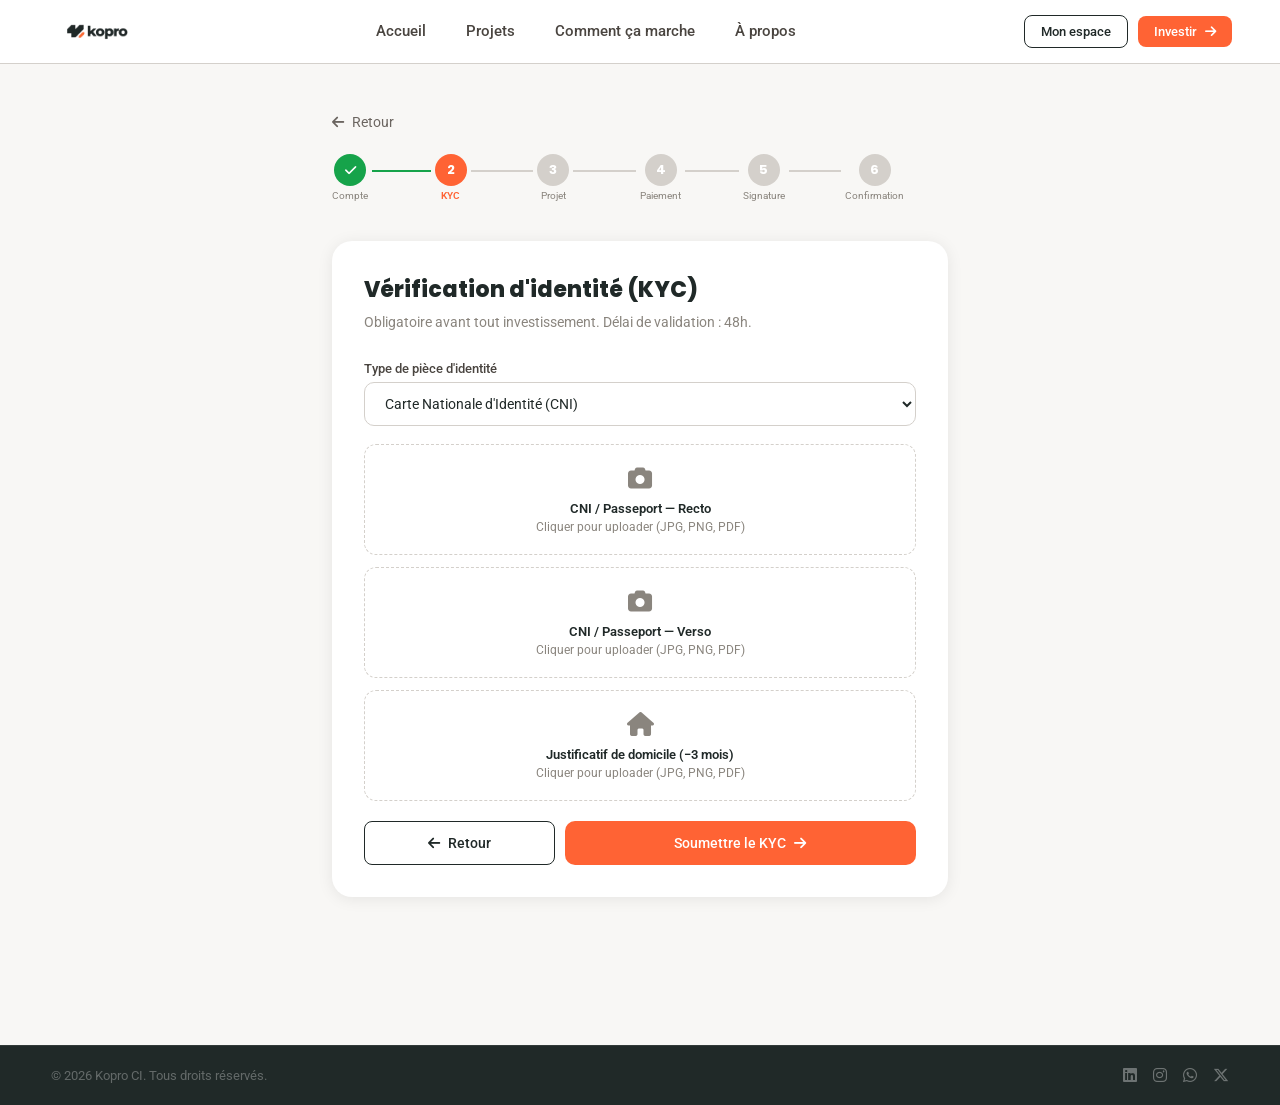
<file: subscribe-step2.html>
<!DOCTYPE html>
<html lang="fr">
<head>
  <meta charset="UTF-8" />
  <meta name="viewport" content="width=device-width, initial-scale=1.0" />
  <title>Kopro — Souscription · Étape 2</title>
  <link href="https://fonts.googleapis.com/css2?family=Poppins:wght@400;500;600;700;800&family=Roboto:wght@300;400;500&display=swap" rel="stylesheet" />
  <link rel="stylesheet" href="https://cdnjs.cloudflare.com/ajax/libs/font-awesome/6.5.1/css/all.min.css" />
  <link rel="stylesheet" href="css/style.css" />
</head>
<body>

<!-- NAV -->
<nav class="nav">
  <a class="nav-logo" href="index.html">
    <img src="assets/images/logo2.png" alt="Kopro Logo" class="nav-logo-img" />
  </a>
  <div class="nav-links" id="nav-links">
    <button class="nav-close" onclick="toggleNav()">
      <i class="fa-solid fa-xmark"></i>
    </button>
    <a class="nav-link" href="index.html">Accueil</a>
    <a class="nav-link" href="projects.html">Projets</a>
    <a class="nav-link" href="#" onclick="toggleNav()">Comment ça marche</a>
    <a class="nav-link" href="#" onclick="toggleNav()">À propos</a>
    <div class="nav-menu-actions">
      <a class="btn-secondary btn-full-mobile" href="dashboard.html">Mon espace</a>
      <a class="btn-primary btn-full-mobile" href="subscribe.html">
        Investir <i class="fa-solid fa-arrow-right"></i>
      </a>
    </div>
  </div>
  <div class="nav-actions">
    <a class="btn-secondary btn-sm nav-desktop-only" href="dashboard.html">Mon espace</a>
    <a class="btn-primary btn-sm" href="subscribe.html">
      Investir <i class="fa-solid fa-arrow-right"></i>
    </a>
    <button class="nav-burger" id="nav-burger" onclick="toggleNav()">
      <i class="fa-solid fa-bars"></i>
    </button>
  </div>
</nav>
<div class="nav-overlay" id="nav-overlay" onclick="toggleNav()"></div>


<div class="sub-wrap">

  <a class="btn-back" href="subscribe.html">
    <i class="fa-solid fa-arrow-left"></i> Retour
  </a>

  <!-- Barre d'étapes -->
  <div class="sub-steps">

    <div class="sub-step-item">
      <div class="sub-step-col">
        <div class="sub-step-dot sub-step-dot--done">
          <i class="fa-solid fa-check"></i>
        </div>
        <div class="sub-step-lbl">Compte</div>
      </div>
      <div class="sub-connector sub-connector--done"></div>
    </div>

    <div class="sub-step-item">
      <div class="sub-step-col">
        <div class="sub-step-dot sub-step-dot--active">2</div>
        <div class="sub-step-lbl sub-step-lbl--active">KYC</div>
      </div>
      <div class="sub-connector"></div>
    </div>

    <div class="sub-step-item">
      <div class="sub-step-col">
        <div class="sub-step-dot">3</div>
        <div class="sub-step-lbl">Projet</div>
      </div>
      <div class="sub-connector"></div>
    </div>

    <div class="sub-step-item">
      <div class="sub-step-col">
        <div class="sub-step-dot">4</div>
        <div class="sub-step-lbl">Paiement</div>
      </div>
      <div class="sub-connector"></div>
    </div>

    <div class="sub-step-item">
      <div class="sub-step-col">
        <div class="sub-step-dot">5</div>
        <div class="sub-step-lbl">Signature</div>
      </div>
      <div class="sub-connector"></div>
    </div>

    <div class="sub-step-item">
      <div class="sub-step-col">
        <div class="sub-step-dot">6</div>
        <div class="sub-step-lbl">Confirmation</div>
      </div>
    </div>

  </div>

  <!-- Contenu étape 2 -->
  <div class="sub-card">

    <h2 class="sub-card-title">Vérification d'identité (KYC)</h2>
    <p class="sub-card-sub">
      Obligatoire avant tout investissement. Délai de validation : 48h.
    </p>

    <div class="form-group">
      <label class="form-label">Type de pièce d'identité</label>
      <select class="form-input">
        <option>Carte Nationale d'Identité (CNI)</option>
        <option>Passeport</option>
        <option>Titre de séjour</option>
      </select>
    </div>

    <div class="upload-zone">
      <div class="upload-zone-icon">
        <i class="fa-solid fa-camera"></i>
      </div>
      <div class="upload-zone-title">CNI / Passeport — Recto</div>
      <div class="upload-zone-hint">Cliquer pour uploader (JPG, PNG, PDF)</div>
    </div>

    <div class="upload-zone">
      <div class="upload-zone-icon">
        <i class="fa-solid fa-camera"></i>
      </div>
      <div class="upload-zone-title">CNI / Passeport — Verso</div>
      <div class="upload-zone-hint">Cliquer pour uploader (JPG, PNG, PDF)</div>
    </div>

    <div class="upload-zone">
      <div class="upload-zone-icon">
        <i class="fa-solid fa-house"></i>
      </div>
      <div class="upload-zone-title">Justificatif de domicile (−3 mois)</div>
      <div class="upload-zone-hint">Cliquer pour uploader (JPG, PNG, PDF)</div>
    </div>

    <div class="btn-row">
      <a class="btn-secondary btn-row-back" href="subscribe.html">
        <i class="fa-solid fa-arrow-left"></i> Retour
      </a>
      <a class="btn-primary btn-row-next" href="subscribe-step3.html">
        Soumettre le KYC <i class="fa-solid fa-arrow-right"></i>
      </a>
    </div>

  </div>
</div>


<!-- FOOTER -->
<footer class="footer">
  <div class="footer-bottom">
    <div class="footer-bottom-inner">
      <span>© 2026 Kopro CI. Tous droits réservés.</span>
      <div class="footer-socials">
        <a href="#"><i class="fa-brands fa-linkedin"></i></a>
        <a href="#"><i class="fa-brands fa-instagram"></i></a>
        <a href="#"><i class="fa-brands fa-whatsapp"></i></a>
        <a href="#"><i class="fa-brands fa-x-twitter"></i></a>
      </div>
    </div>
  </div>
</footer>

<script>
  function toggleNav() {
    const links   = document.getElementById('nav-links');
    const overlay = document.getElementById('nav-overlay');
    links.classList.toggle('nav-links--open');
    overlay.classList.toggle('nav-overlay--visible');
    document.body.style.overflow =
      links.classList.contains('nav-links--open') ? 'hidden' : '';
  }
</script>
</body>
</html>
</file>
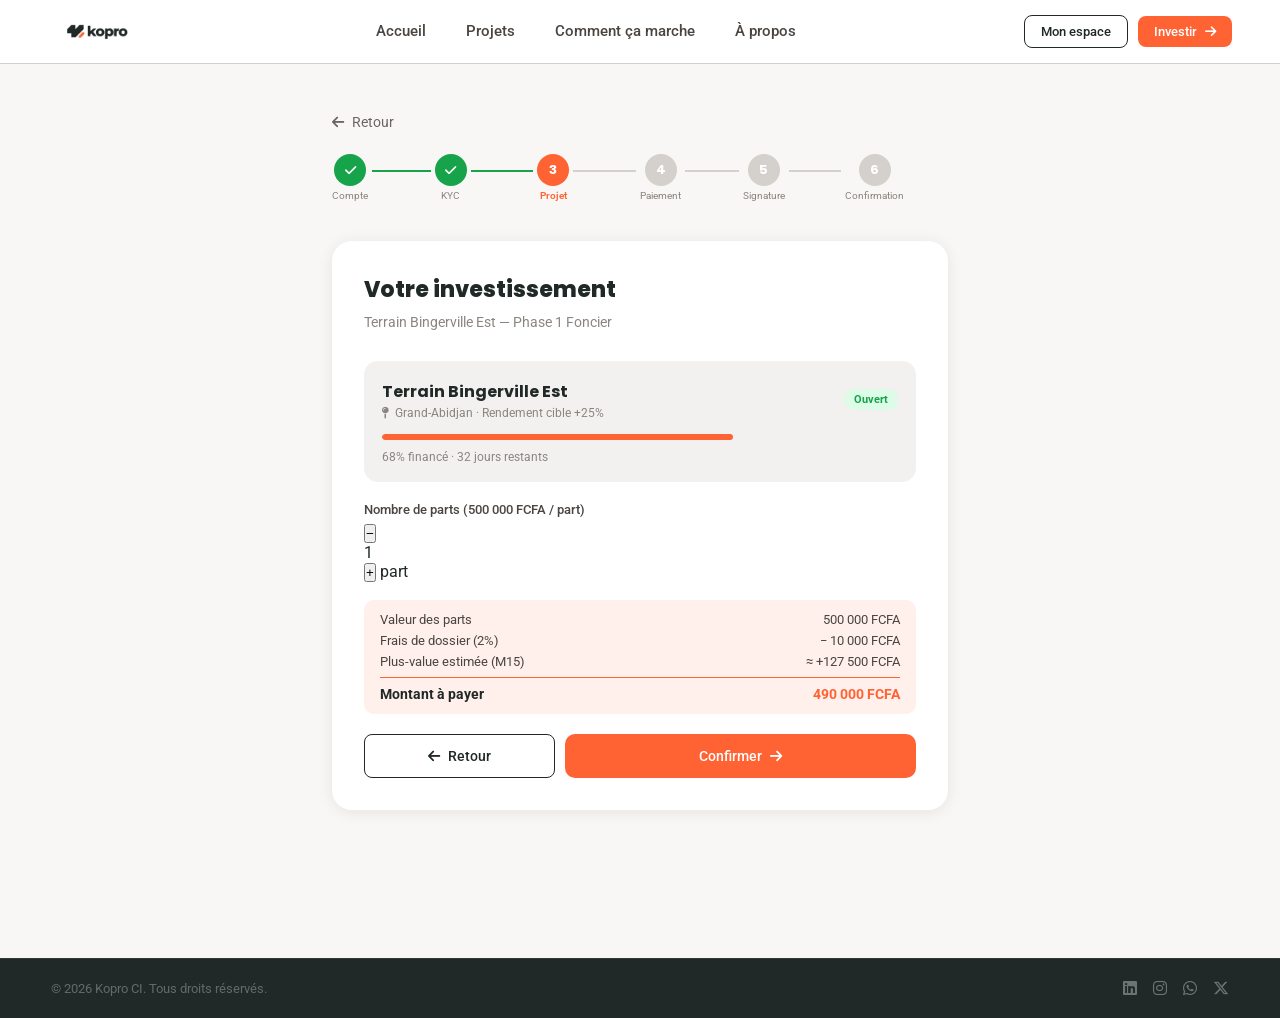
<file: subscribe-step3.html>
<!DOCTYPE html>
<html lang="fr">
<head>
  <meta charset="UTF-8" />
  <meta name="viewport" content="width=device-width, initial-scale=1.0" />
  <title>Kopro — Souscription · Étape 3</title>
  <link href="https://fonts.googleapis.com/css2?family=Poppins:wght@400;500;600;700;800&family=Roboto:wght@300;400;500&display=swap" rel="stylesheet" />
  <link rel="stylesheet" href="https://cdnjs.cloudflare.com/ajax/libs/font-awesome/6.5.1/css/all.min.css" />
  <link rel="stylesheet" href="css/style.css" />
</head>
<body>

<!-- NAV -->
<nav class="nav">
  <a class="nav-logo" href="index.html">
    <img src="assets/images/logo2.png" alt="Kopro Logo" class="nav-logo-img" />
  </a>
  <div class="nav-links" id="nav-links">
    <button class="nav-close" onclick="toggleNav()">
      <i class="fa-solid fa-xmark"></i>
    </button>
    <a class="nav-link" href="index.html">Accueil</a>
    <a class="nav-link" href="projects.html">Projets</a>
    <a class="nav-link" href="#" onclick="toggleNav()">Comment ça marche</a>
    <a class="nav-link" href="#" onclick="toggleNav()">À propos</a>
    <div class="nav-menu-actions">
      <a class="btn-secondary btn-full-mobile" href="dashboard.html">Mon espace</a>
      <a class="btn-primary btn-full-mobile" href="subscribe.html">
        Investir <i class="fa-solid fa-arrow-right"></i>
      </a>
    </div>
  </div>
  <div class="nav-actions">
    <a class="btn-secondary btn-sm nav-desktop-only" href="dashboard.html">Mon espace</a>
    <a class="btn-primary btn-sm" href="subscribe.html">
      Investir <i class="fa-solid fa-arrow-right"></i>
    </a>
    <button class="nav-burger" id="nav-burger" onclick="toggleNav()">
      <i class="fa-solid fa-bars"></i>
    </button>
  </div>
</nav>
<div class="nav-overlay" id="nav-overlay" onclick="toggleNav()"></div>


<div class="sub-wrap">

  <a class="btn-back" href="subscribe-step2.html">
    <i class="fa-solid fa-arrow-left"></i> Retour
  </a>

  <!-- Barre d'étapes -->
  <div class="sub-steps">

    <div class="sub-step-item">
      <div class="sub-step-col">
        <div class="sub-step-dot sub-step-dot--done">
          <i class="fa-solid fa-check"></i>
        </div>
        <div class="sub-step-lbl">Compte</div>
      </div>
      <div class="sub-connector sub-connector--done"></div>
    </div>

    <div class="sub-step-item">
      <div class="sub-step-col">
        <div class="sub-step-dot sub-step-dot--done">
          <i class="fa-solid fa-check"></i>
        </div>
        <div class="sub-step-lbl">KYC</div>
      </div>
      <div class="sub-connector sub-connector--done"></div>
    </div>

    <div class="sub-step-item">
      <div class="sub-step-col">
        <div class="sub-step-dot sub-step-dot--active">3</div>
        <div class="sub-step-lbl sub-step-lbl--active">Projet</div>
      </div>
      <div class="sub-connector"></div>
    </div>

    <div class="sub-step-item">
      <div class="sub-step-col">
        <div class="sub-step-dot">4</div>
        <div class="sub-step-lbl">Paiement</div>
      </div>
      <div class="sub-connector"></div>
    </div>

    <div class="sub-step-item">
      <div class="sub-step-col">
        <div class="sub-step-dot">5</div>
        <div class="sub-step-lbl">Signature</div>
      </div>
      <div class="sub-connector"></div>
    </div>

    <div class="sub-step-item">
      <div class="sub-step-col">
        <div class="sub-step-dot">6</div>
        <div class="sub-step-lbl">Confirmation</div>
      </div>
    </div>

  </div>

  <!-- Contenu étape 3 -->
  <div class="sub-card">

    <h2 class="sub-card-title">Votre investissement</h2>
    <p class="sub-card-sub">Terrain Bingerville Est — Phase 1 Foncier</p>

    <!-- Résumé du projet -->
    <div class="project-recap">
      <div class="project-recap-header">
        <div>
          <div class="project-recap-name">Terrain Bingerville Est</div>
          <div class="project-recap-loc">
            <i class="fa-solid fa-map-pin"></i>
            Grand-Abidjan · Rendement cible +25%
          </div>
        </div>
        <div class="badge badge-green">Ouvert</div>
      </div>
      <div class="progress-bar">
        <div class="progress-fill" style="width:68%"></div>
      </div>
      <div class="project-recap-meta">68% financé · 32 jours restants</div>
    </div>

    <!-- Sélecteur de parts -->
    <div class="form-group">
      <label class="form-label">Nombre de parts (500 000 FCFA / part)</label>
      <div class="parts-ctrl">
        <button class="parts-btn" onclick="changerParts(-1)">−</button>
        <div class="parts-val" id="parts-display">1</div>
        <button class="parts-btn" onclick="changerParts(1)">+</button>
        <span class="parts-suffix" id="parts-suffix">part</span>
      </div>
    </div>

    <!-- Récapitulatif montant -->
    <div class="parts-total">
      <div class="parts-total-row">
        <span>Valeur des parts</span>
        <span id="parts-brut">500 000 FCFA</span>
      </div>
      <div class="parts-total-row">
        <span>Frais de dossier (2%)</span>
        <span id="parts-frais">− 10 000 FCFA</span>
      </div>
      <div class="parts-total-row">
        <span>Plus-value estimée (M15)</span>
        <span id="parts-pv">≈ +127 500 FCFA</span>
      </div>
      <hr class="parts-divider" />
      <div class="parts-total-row parts-total-row--bold">
        <span>Montant à payer</span>
        <span class="text-orange" id="parts-total">490 000 FCFA</span>
      </div>
    </div>

    <div class="btn-row">
      <a class="btn-secondary btn-row-back" href="subscribe-step2.html">
        <i class="fa-solid fa-arrow-left"></i> Retour
      </a>
      <a class="btn-primary btn-row-next" href="subscribe-step4.html">
        Confirmer <i class="fa-solid fa-arrow-right"></i>
      </a>
    </div>

  </div>
</div>


<!-- FOOTER -->
<footer class="footer">
  <div class="footer-bottom">
    <div class="footer-bottom-inner">
      <span>© 2026 Kopro CI. Tous droits réservés.</span>
      <div class="footer-socials">
        <a href="#"><i class="fa-brands fa-linkedin"></i></a>
        <a href="#"><i class="fa-brands fa-instagram"></i></a>
        <a href="#"><i class="fa-brands fa-whatsapp"></i></a>
        <a href="#"><i class="fa-brands fa-x-twitter"></i></a>
      </div>
    </div>
  </div>
</footer>

<script>
  function toggleNav() {
    const links   = document.getElementById('nav-links');
    const overlay = document.getElementById('nav-overlay');
    links.classList.toggle('nav-links--open');
    overlay.classList.toggle('nav-overlay--visible');
    document.body.style.overflow =
      links.classList.contains('nav-links--open') ? 'hidden' : '';
  }

  /* Sélecteur de parts */
  let nbParts = 1;

  function changerParts(delta) {
    nbParts = Math.max(1, nbParts + delta);
    const brut  = nbParts * 500000;
    const frais = nbParts * 10000;
    const total = brut - frais;
    const pv    = nbParts * 127500;

    document.getElementById('parts-display').textContent = nbParts;
    document.getElementById('parts-suffix').textContent  = nbParts > 1 ? 'parts' : 'part';
    document.getElementById('parts-brut').textContent    = brut.toLocaleString('fr-FR') + ' FCFA';
    document.getElementById('parts-frais').textContent   = '− ' + frais.toLocaleString('fr-FR') + ' FCFA';
    document.getElementById('parts-pv').textContent      = '≈ +' + pv.toLocaleString('fr-FR') + ' FCFA';
    document.getElementById('parts-total').textContent   = total.toLocaleString('fr-FR') + ' FCFA';
  }
</script>
</body>
</html>
</file>
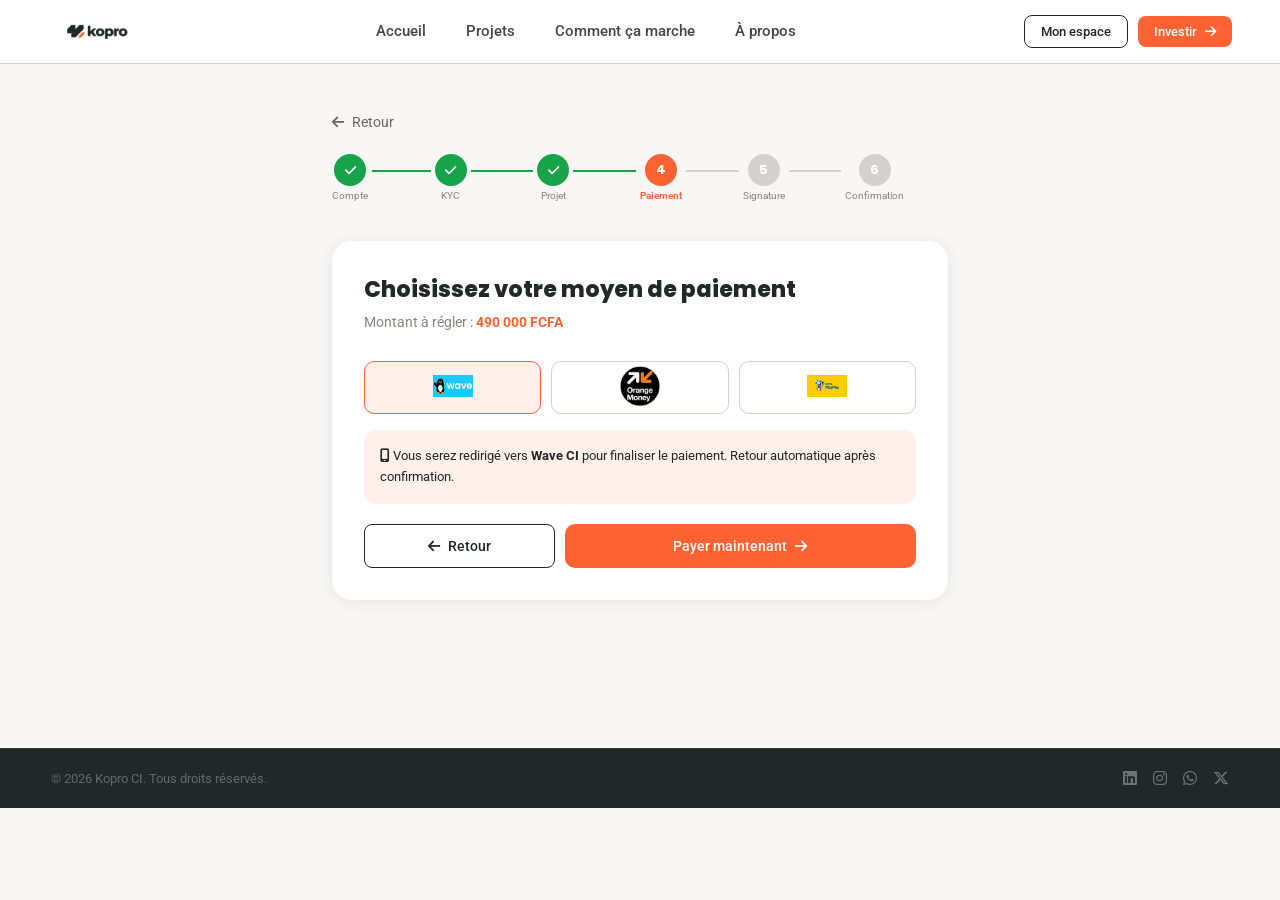
<file: subscribe-step4.html>
<!DOCTYPE html>
<html lang="fr">
<head>
  <meta charset="UTF-8" />
  <meta name="viewport" content="width=device-width, initial-scale=1.0" />
  <title>Kopro — Souscription · Étape 4</title>
  <link href="https://fonts.googleapis.com/css2?family=Poppins:wght@400;500;600;700;800&family=Roboto:wght@300;400;500&display=swap" rel="stylesheet" />
  <link rel="stylesheet" href="https://cdnjs.cloudflare.com/ajax/libs/font-awesome/6.5.1/css/all.min.css" />
  <link rel="stylesheet" href="css/style.css" />
</head>
<body>

<!-- NAV -->
<nav class="nav">
  <a class="nav-logo" href="index.html">
    <img src="assets/images/logo2.png" alt="Kopro Logo" class="nav-logo-img" />
  </a>
  <div class="nav-links" id="nav-links">
    <button class="nav-close" onclick="toggleNav()">
      <i class="fa-solid fa-xmark"></i>
    </button>
    <a class="nav-link" href="index.html">Accueil</a>
    <a class="nav-link" href="projects.html">Projets</a>
    <a class="nav-link" href="#" onclick="toggleNav()">Comment ça marche</a>
    <a class="nav-link" href="#" onclick="toggleNav()">À propos</a>
    <div class="nav-menu-actions">
      <a class="btn-secondary btn-full-mobile" href="dashboard.html">Mon espace</a>
      <a class="btn-primary btn-full-mobile" href="subscribe.html">
        Investir <i class="fa-solid fa-arrow-right"></i>
      </a>
    </div>
  </div>
  <div class="nav-actions">
    <a class="btn-secondary btn-sm nav-desktop-only" href="dashboard.html">Mon espace</a>
    <a class="btn-primary btn-sm" href="subscribe.html">
      Investir <i class="fa-solid fa-arrow-right"></i>
    </a>
    <button class="nav-burger" id="nav-burger" onclick="toggleNav()">
      <i class="fa-solid fa-bars"></i>
    </button>
  </div>
</nav>
<div class="nav-overlay" id="nav-overlay" onclick="toggleNav()"></div>


<div class="sub-wrap">

  <a class="btn-back" href="subscribe-step3.html">
    <i class="fa-solid fa-arrow-left"></i> Retour
  </a>

  <!-- Barre d'étapes -->
  <div class="sub-steps">

    <div class="sub-step-item">
      <div class="sub-step-col">
        <div class="sub-step-dot sub-step-dot--done">
          <i class="fa-solid fa-check"></i>
        </div>
        <div class="sub-step-lbl">Compte</div>
      </div>
      <div class="sub-connector sub-connector--done"></div>
    </div>

    <div class="sub-step-item">
      <div class="sub-step-col">
        <div class="sub-step-dot sub-step-dot--done">
          <i class="fa-solid fa-check"></i>
        </div>
        <div class="sub-step-lbl">KYC</div>
      </div>
      <div class="sub-connector sub-connector--done"></div>
    </div>

    <div class="sub-step-item">
      <div class="sub-step-col">
        <div class="sub-step-dot sub-step-dot--done">
          <i class="fa-solid fa-check"></i>
        </div>
        <div class="sub-step-lbl">Projet</div>
      </div>
      <div class="sub-connector sub-connector--done"></div>
    </div>

    <div class="sub-step-item">
      <div class="sub-step-col">
        <div class="sub-step-dot sub-step-dot--active">4</div>
        <div class="sub-step-lbl sub-step-lbl--active">Paiement</div>
      </div>
      <div class="sub-connector"></div>
    </div>

    <div class="sub-step-item">
      <div class="sub-step-col">
        <div class="sub-step-dot">5</div>
        <div class="sub-step-lbl">Signature</div>
      </div>
      <div class="sub-connector"></div>
    </div>

    <div class="sub-step-item">
      <div class="sub-step-col">
        <div class="sub-step-dot">6</div>
        <div class="sub-step-lbl">Confirmation</div>
      </div>
    </div>

  </div>

  <!-- Contenu étape 4 -->
  <div class="sub-card">

    <h2 class="sub-card-title">Choisissez votre moyen de paiement</h2>
    <p class="sub-card-sub">
      Montant à régler : <strong class="text-orange">490 000 FCFA</strong>
    </p>

    <div class="pay-methods">
      <div class="pay-method pay-method--selected" onclick="choisirPaiement(this, 'wave')">
        <div class="pay-method-icon">
            <img src="assets/images/wave.png" alt="Wave CI">
        </div>
      </div>
      <div class="pay-method pay-method" onclick="choisirPaiement(this, 'orange')">
        <div class="pay-method-icon">
            <img src="assets/images/orange.jpg" alt="Orange Money">
        </div>
      </div>
      <div class="pay-method" onclick="choisirPaiement(this, 'mtn')">
        <div class="pay-method-icon"><img src="assets/images/MTN.png" alt="MTN MoMo"></div>
      </div>
    </div>

    <!-- Info Wave (par défaut) -->
    <div class="info-box info-box--orange" id="pay-info-wave">
      <i class="fa-solid fa-mobile-screen"></i>
      Vous serez redirigé vers <strong>Wave CI</strong> pour finaliser le paiement.
      Retour automatique après confirmation.
    </div>

    <!-- Info Virement (caché par défaut) -->
    <div class="info-box info-box--gray" id="pay-info-virement" style="display:none">
      <strong>Coordonnées du compte séquestre notarial :</strong><br/>
      IBAN : CI93 0000 0000 0000 0000 0000<br/>
      Banque : SGBCI · BIC : SGBICIAB<br/>
      Référence : KOPRO-BV01-0042
    </div>

    <div class="btn-row">
      <a class="btn-secondary btn-row-back" href="subscribe-step3.html">
        <i class="fa-solid fa-arrow-left"></i> Retour
      </a>
      <a class="btn-primary btn-row-next" href="subscribe-step5.html">
        Payer maintenant <i class="fa-solid fa-arrow-right"></i>
      </a>
    </div>

  </div>
</div>


<!-- FOOTER -->
<footer class="footer">
  <div class="footer-bottom">
    <div class="footer-bottom-inner">
      <span>© 2026 Kopro CI. Tous droits réservés.</span>
      <div class="footer-socials">
        <a href="#"><i class="fa-brands fa-linkedin"></i></a>
        <a href="#"><i class="fa-brands fa-instagram"></i></a>
        <a href="#"><i class="fa-brands fa-whatsapp"></i></a>
        <a href="#"><i class="fa-brands fa-x-twitter"></i></a>
      </div>
    </div>
  </div>
</footer>

<script>
  function toggleNav() {
    const links   = document.getElementById('nav-links');
    const overlay = document.getElementById('nav-overlay');
    links.classList.toggle('nav-links--open');
    overlay.classList.toggle('nav-overlay--visible');
    document.body.style.overflow =
      links.classList.contains('nav-links--open') ? 'hidden' : '';
  }

  function choisirPaiement(el, methode) {
    document.querySelectorAll('.pay-method').forEach(m => m.classList.remove('pay-method--selected'));
    el.classList.add('pay-method--selected');
    document.getElementById('pay-info-wave').style.display     = methode === 'wave'     ? 'block' : 'none';
    document.getElementById('pay-info-virement').style.display = methode === 'virement' ? 'block' : 'none';
  }
</script>
</body>
</html>
</file>
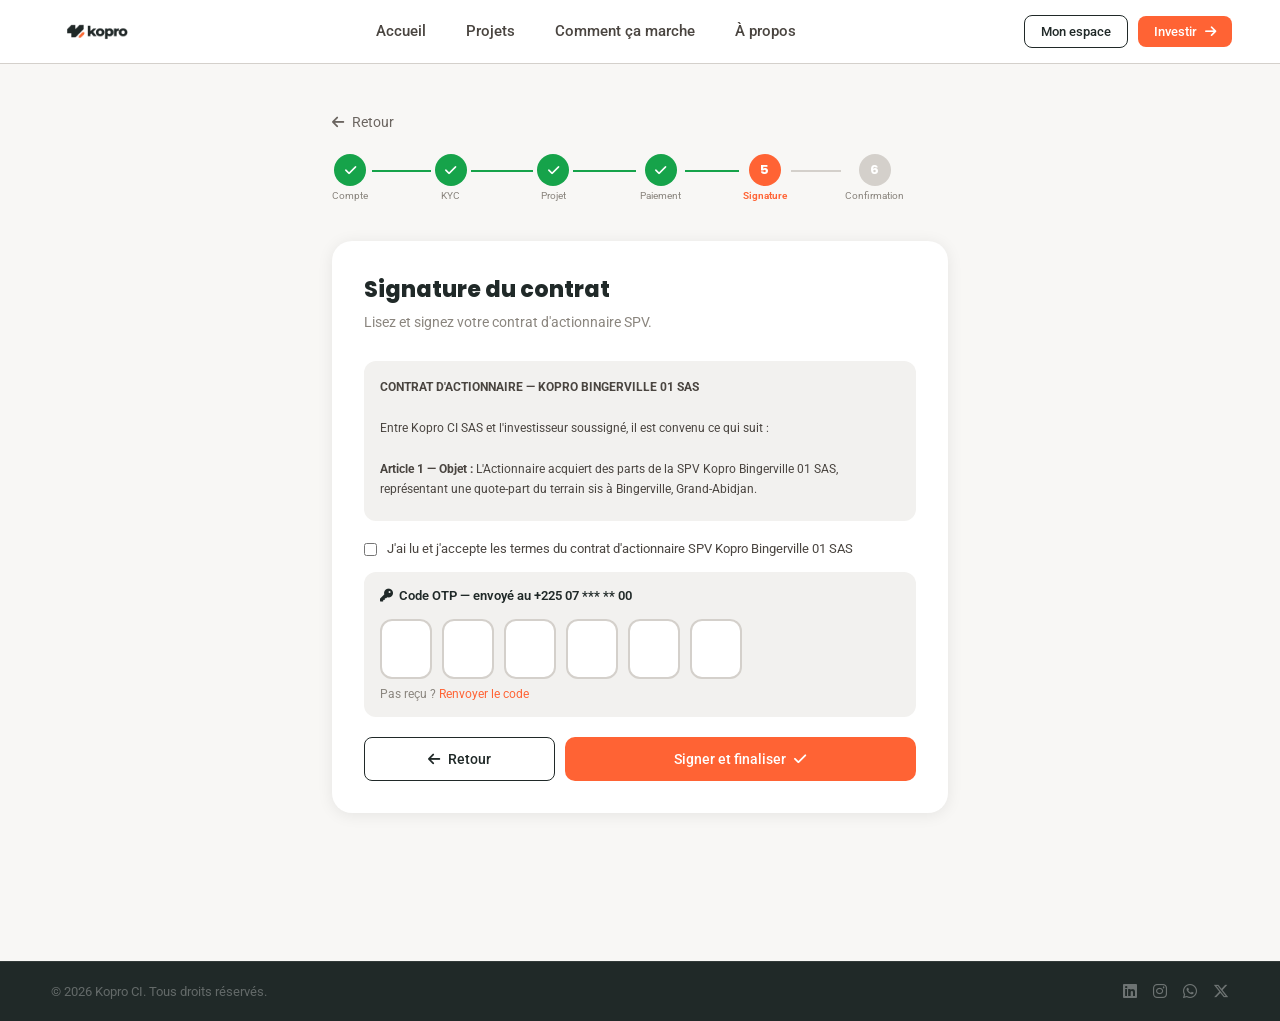
<file: subscribe-step5.html>
<!DOCTYPE html>
<html lang="fr">
<head>
  <meta charset="UTF-8" />
  <meta name="viewport" content="width=device-width, initial-scale=1.0" />
  <title>Kopro — Souscription · Étape 5</title>
  <link href="https://fonts.googleapis.com/css2?family=Poppins:wght@400;500;600;700;800&family=Roboto:wght@300;400;500&display=swap" rel="stylesheet" />
  <link rel="stylesheet" href="https://cdnjs.cloudflare.com/ajax/libs/font-awesome/6.5.1/css/all.min.css" />
  <link rel="stylesheet" href="css/style.css" />
</head>
<body>

<!-- NAV -->
<nav class="nav">
  <a class="nav-logo" href="index.html">
    <img src="assets/images/logo2.png" alt="Kopro Logo" class="nav-logo-img" />
  </a>
  <div class="nav-links" id="nav-links">
    <button class="nav-close" onclick="toggleNav()">
      <i class="fa-solid fa-xmark"></i>
    </button>
    <a class="nav-link" href="index.html">Accueil</a>
    <a class="nav-link" href="projects.html">Projets</a>
    <a class="nav-link" href="#" onclick="toggleNav()">Comment ça marche</a>
    <a class="nav-link" href="#" onclick="toggleNav()">À propos</a>
    <div class="nav-menu-actions">
      <a class="btn-secondary btn-full-mobile" href="dashboard.html">Mon espace</a>
      <a class="btn-primary btn-full-mobile" href="subscribe.html">
        Investir <i class="fa-solid fa-arrow-right"></i>
      </a>
    </div>
  </div>
  <div class="nav-actions">
    <a class="btn-secondary btn-sm nav-desktop-only" href="dashboard.html">Mon espace</a>
    <a class="btn-primary btn-sm" href="subscribe.html">
      Investir <i class="fa-solid fa-arrow-right"></i>
    </a>
    <button class="nav-burger" id="nav-burger" onclick="toggleNav()">
      <i class="fa-solid fa-bars"></i>
    </button>
  </div>
</nav>
<div class="nav-overlay" id="nav-overlay" onclick="toggleNav()"></div>


<div class="sub-wrap">

  <a class="btn-back" href="subscribe-step4.html">
    <i class="fa-solid fa-arrow-left"></i> Retour
  </a>

  <!-- Barre d'étapes -->
  <div class="sub-steps">

    <div class="sub-step-item">
      <div class="sub-step-col">
        <div class="sub-step-dot sub-step-dot--done">
          <i class="fa-solid fa-check"></i>
        </div>
        <div class="sub-step-lbl">Compte</div>
      </div>
      <div class="sub-connector sub-connector--done"></div>
    </div>

    <div class="sub-step-item">
      <div class="sub-step-col">
        <div class="sub-step-dot sub-step-dot--done">
          <i class="fa-solid fa-check"></i>
        </div>
        <div class="sub-step-lbl">KYC</div>
      </div>
      <div class="sub-connector sub-connector--done"></div>
    </div>

    <div class="sub-step-item">
      <div class="sub-step-col">
        <div class="sub-step-dot sub-step-dot--done">
          <i class="fa-solid fa-check"></i>
        </div>
        <div class="sub-step-lbl">Projet</div>
      </div>
      <div class="sub-connector sub-connector--done"></div>
    </div>

    <div class="sub-step-item">
      <div class="sub-step-col">
        <div class="sub-step-dot sub-step-dot--done">
          <i class="fa-solid fa-check"></i>
        </div>
        <div class="sub-step-lbl">Paiement</div>
      </div>
      <div class="sub-connector sub-connector--done"></div>
    </div>

    <div class="sub-step-item">
      <div class="sub-step-col">
        <div class="sub-step-dot sub-step-dot--active">5</div>
        <div class="sub-step-lbl sub-step-lbl--active">Signature</div>
      </div>
      <div class="sub-connector"></div>
    </div>

    <div class="sub-step-item">
      <div class="sub-step-col">
        <div class="sub-step-dot">6</div>
        <div class="sub-step-lbl">Confirmation</div>
      </div>
    </div>

  </div>

  <!-- Contenu étape 5 -->
  <div class="sub-card">

    <h2 class="sub-card-title">Signature du contrat</h2>
    <p class="sub-card-sub">Lisez et signez votre contrat d'actionnaire SPV.</p>

    <div class="contract-box">
      <strong>CONTRAT D'ACTIONNAIRE — KOPRO BINGERVILLE 01 SAS</strong><br/><br/>
      Entre Kopro CI SAS et l'investisseur soussigné, il est convenu ce qui suit :<br/><br/>
      <strong>Article 1 — Objet :</strong> L'Actionnaire acquiert des parts de la SPV Kopro Bingerville 01 SAS,
      représentant une quote-part du terrain sis à Bingerville, Grand-Abidjan.<br/><br/>
      <strong>Article 2 — Séquestre :</strong> Les fonds sont déposés sur le compte séquestre de
      Maître [Notaire], Notaire à Abidjan, et ne seront libérés qu'après sécurisation complète
      du titre de propriété.<br/><br/>
      <strong>Article 3 — Rendement :</strong> L'Actionnaire percevra sa quote-part de la plus-value nette,
      déduction faite des frais de gestion (15%) et des frais notariaux (1%).<br/><br/>
      <strong>Article 4 — Durée :</strong> Le cycle est estimé à 15 mois. La Société s'engage à
      reverser les fonds dans un délai maximum de 24 mois.
    </div>

    <label class="checkbox-row">
      <input type="checkbox" id="accept-contract" />
      <span>J'ai lu et j'accepte les termes du contrat d'actionnaire SPV Kopro Bingerville 01 SAS</span>
    </label>

    <div class="otp-box">
      <div class="otp-box-label">
        <i class="fa-solid fa-key"></i>
        Code OTP — envoyé au +225 07 *** ** 00
      </div>
      <div class="otp-inputs">
        <input class="otp-input" maxlength="1" oninput="otpSuivant(this, 0)" />
        <input class="otp-input" maxlength="1" oninput="otpSuivant(this, 1)" />
        <input class="otp-input" maxlength="1" oninput="otpSuivant(this, 2)" />
        <input class="otp-input" maxlength="1" oninput="otpSuivant(this, 3)" />
        <input class="otp-input" maxlength="1" oninput="otpSuivant(this, 4)" />
        <input class="otp-input" maxlength="1" oninput="otpSuivant(this, 5)" />
      </div>
      <div class="otp-resend">
        Pas reçu ? <span class="link-orange">Renvoyer le code</span>
      </div>
    </div>

    <div class="btn-row">
      <a class="btn-secondary btn-row-back" href="subscribe-step4.html">
        <i class="fa-solid fa-arrow-left"></i> Retour
      </a>
      <a class="btn-primary btn-row-next" href="subscribe-step6.html">
        Signer et finaliser <i class="fa-solid fa-check"></i>
      </a>
    </div>

  </div>
</div>


<!-- FOOTER -->
<footer class="footer">
  <div class="footer-bottom">
    <div class="footer-bottom-inner">
      <span>© 2026 Kopro CI. Tous droits réservés.</span>
      <div class="footer-socials">
        <a href="#"><i class="fa-brands fa-linkedin"></i></a>
        <a href="#"><i class="fa-brands fa-instagram"></i></a>
        <a href="#"><i class="fa-brands fa-whatsapp"></i></a>
        <a href="#"><i class="fa-brands fa-x-twitter"></i></a>
      </div>
    </div>
  </div>
</footer>

<script>
  function toggleNav() {
    const links   = document.getElementById('nav-links');
    const overlay = document.getElementById('nav-overlay');
    links.classList.toggle('nav-links--open');
    overlay.classList.toggle('nav-overlay--visible');
    document.body.style.overflow =
      links.classList.contains('nav-links--open') ? 'hidden' : '';
  }

  function otpSuivant(input, index) {
    const champs = document.querySelectorAll('.otp-input');
    if (input.value.length >= 1 && index < 5) {
      champs[index + 1].focus();
    }
  }
</script>
</body>
</html>
</file>
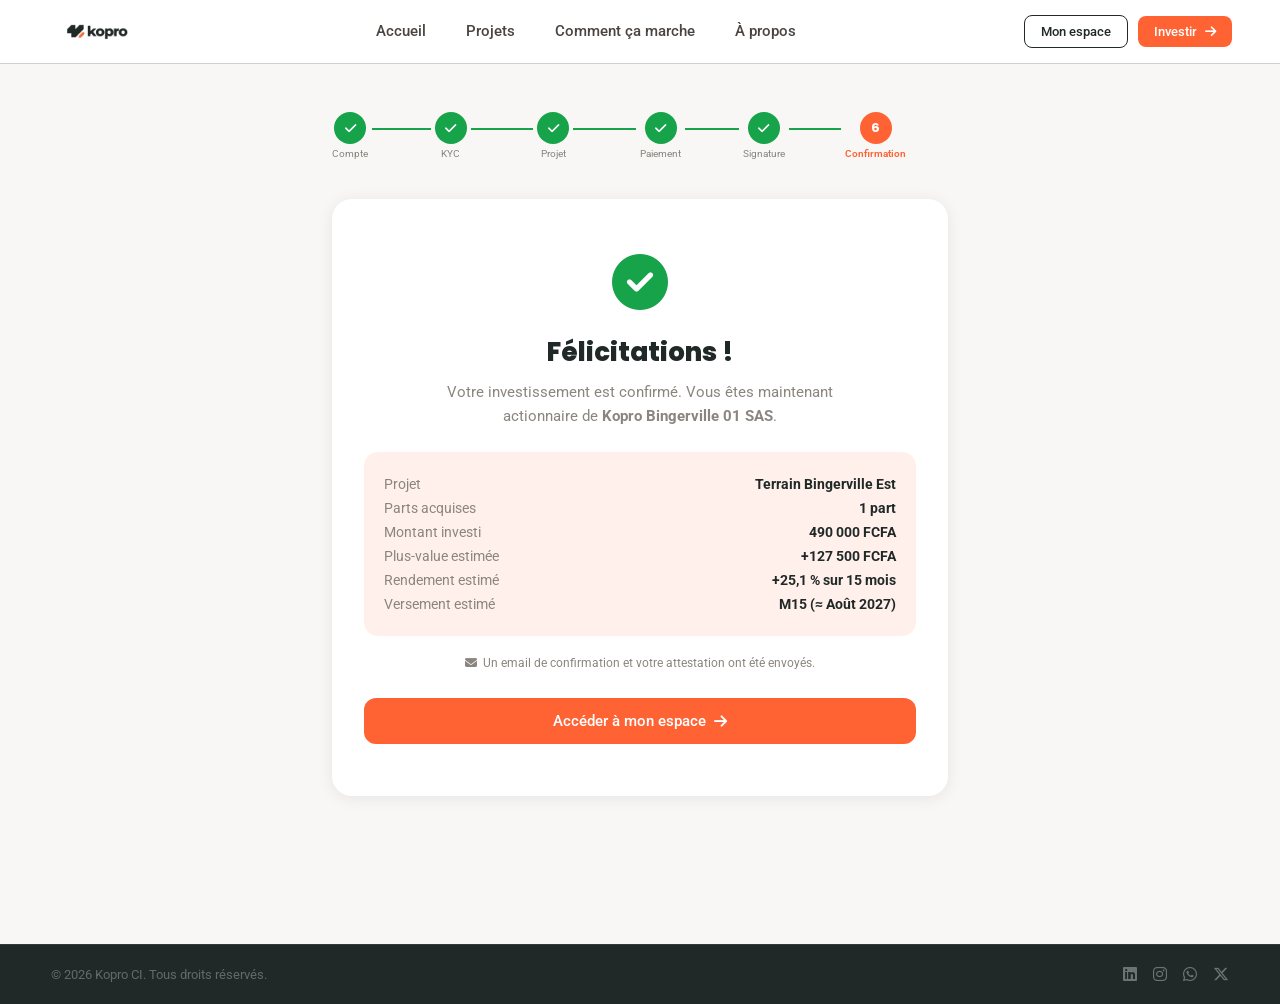
<file: subscribe-step6.html>
<!DOCTYPE html>
<html lang="fr">
<head>
  <meta charset="UTF-8" />
  <meta name="viewport" content="width=device-width, initial-scale=1.0" />
  <title>Kopro — Souscription · Confirmation</title>
  <link href="https://fonts.googleapis.com/css2?family=Poppins:wght@400;500;600;700;800&family=Roboto:wght@300;400;500&display=swap" rel="stylesheet" />
  <link rel="stylesheet" href="https://cdnjs.cloudflare.com/ajax/libs/font-awesome/6.5.1/css/all.min.css" />
  <link rel="stylesheet" href="css/style.css" />
</head>
<body>

<!-- NAV -->
<nav class="nav">
  <a class="nav-logo" href="index.html">
    <img src="assets/images/logo2.png" alt="Kopro Logo" class="nav-logo-img" />
  </a>
  <div class="nav-links" id="nav-links">
    <button class="nav-close" onclick="toggleNav()">
      <i class="fa-solid fa-xmark"></i>
    </button>
    <a class="nav-link" href="index.html">Accueil</a>
    <a class="nav-link" href="projects.html">Projets</a>
    <a class="nav-link" href="#" onclick="toggleNav()">Comment ça marche</a>
    <a class="nav-link" href="#" onclick="toggleNav()">À propos</a>
    <div class="nav-menu-actions">
      <a class="btn-secondary btn-full-mobile" href="dashboard.html">Mon espace</a>
      <a class="btn-primary btn-full-mobile" href="subscribe.html">
        Investir <i class="fa-solid fa-arrow-right"></i>
      </a>
    </div>
  </div>
  <div class="nav-actions">
    <a class="btn-secondary btn-sm nav-desktop-only" href="dashboard.html">Mon espace</a>
    <a class="btn-primary btn-sm" href="subscribe.html">
      Investir <i class="fa-solid fa-arrow-right"></i>
    </a>
    <button class="nav-burger" id="nav-burger" onclick="toggleNav()">
      <i class="fa-solid fa-bars"></i>
    </button>
  </div>
</nav>
<div class="nav-overlay" id="nav-overlay" onclick="toggleNav()"></div>


<div class="sub-wrap">

  <!-- Barre d'étapes — tout complété -->
  <div class="sub-steps">

    <div class="sub-step-item">
      <div class="sub-step-col">
        <div class="sub-step-dot sub-step-dot--done">
          <i class="fa-solid fa-check"></i>
        </div>
        <div class="sub-step-lbl">Compte</div>
      </div>
      <div class="sub-connector sub-connector--done"></div>
    </div>

    <div class="sub-step-item">
      <div class="sub-step-col">
        <div class="sub-step-dot sub-step-dot--done">
          <i class="fa-solid fa-check"></i>
        </div>
        <div class="sub-step-lbl">KYC</div>
      </div>
      <div class="sub-connector sub-connector--done"></div>
    </div>

    <div class="sub-step-item">
      <div class="sub-step-col">
        <div class="sub-step-dot sub-step-dot--done">
          <i class="fa-solid fa-check"></i>
        </div>
        <div class="sub-step-lbl">Projet</div>
      </div>
      <div class="sub-connector sub-connector--done"></div>
    </div>

    <div class="sub-step-item">
      <div class="sub-step-col">
        <div class="sub-step-dot sub-step-dot--done">
          <i class="fa-solid fa-check"></i>
        </div>
        <div class="sub-step-lbl">Paiement</div>
      </div>
      <div class="sub-connector sub-connector--done"></div>
    </div>

    <div class="sub-step-item">
      <div class="sub-step-col">
        <div class="sub-step-dot sub-step-dot--done">
          <i class="fa-solid fa-check"></i>
        </div>
        <div class="sub-step-lbl">Signature</div>
      </div>
      <div class="sub-connector sub-connector--done"></div>
    </div>

    <div class="sub-step-item">
      <div class="sub-step-col">
        <div class="sub-step-dot sub-step-dot--active">6</div>
        <div class="sub-step-lbl sub-step-lbl--active">Confirmation</div>
      </div>
    </div>

  </div>

  <!-- Contenu étape 6 -->
  <div class="sub-card">
    <div class="success-box">

      <div class="success-icon">
        <i class="fa-solid fa-circle-check"></i>
      </div>

      <h2 class="success-title">Félicitations !</h2>

      <p class="success-sub">
        Votre investissement est confirmé. Vous êtes maintenant actionnaire de
        <strong>Kopro Bingerville 01 SAS</strong>.
      </p>

      <div class="success-details">
        <div class="success-row">
          <span>Projet</span>
          <strong>Terrain Bingerville Est</strong>
        </div>
        <div class="success-row">
          <span>Parts acquises</span>
          <strong>1 part</strong>
        </div>
        <div class="success-row">
          <span>Montant investi</span>
          <strong>490 000 FCFA</strong>
        </div>
        <div class="success-row">
          <span>Plus-value estimée</span>
          <strong>+127 500 FCFA</strong>
        </div>
        <div class="success-row">
          <span>Rendement estimé</span>
          <strong>+25,1 % sur 15 mois</strong>
        </div>
        <div class="success-row">
          <span>Versement estimé</span>
          <strong>M15 (≈ Août 2027)</strong>
        </div>
      </div>

      <p class="success-email">
        <i class="fa-solid fa-envelope"></i>
        Un email de confirmation et votre attestation ont été envoyés.
      </p>

      <a class="btn-primary btn-full" href="dashboard.html">
        Accéder à mon espace <i class="fa-solid fa-arrow-right"></i>
      </a>

    </div>
  </div>

</div>


<!-- FOOTER -->
<footer class="footer">
  <div class="footer-bottom">
    <div class="footer-bottom-inner">
      <span>© 2026 Kopro CI. Tous droits réservés.</span>
      <div class="footer-socials">
        <a href="#"><i class="fa-brands fa-linkedin"></i></a>
        <a href="#"><i class="fa-brands fa-instagram"></i></a>
        <a href="#"><i class="fa-brands fa-whatsapp"></i></a>
        <a href="#"><i class="fa-brands fa-x-twitter"></i></a>
      </div>
    </div>
  </div>
</footer>

<script>
  function toggleNav() {
    const links   = document.getElementById('nav-links');
    const overlay = document.getElementById('nav-overlay');
    links.classList.toggle('nav-links--open');
    overlay.classList.toggle('nav-overlay--visible');
    document.body.style.overflow =
      links.classList.contains('nav-links--open') ? 'hidden' : '';
  }
</script>
</body>
</html>
</file>
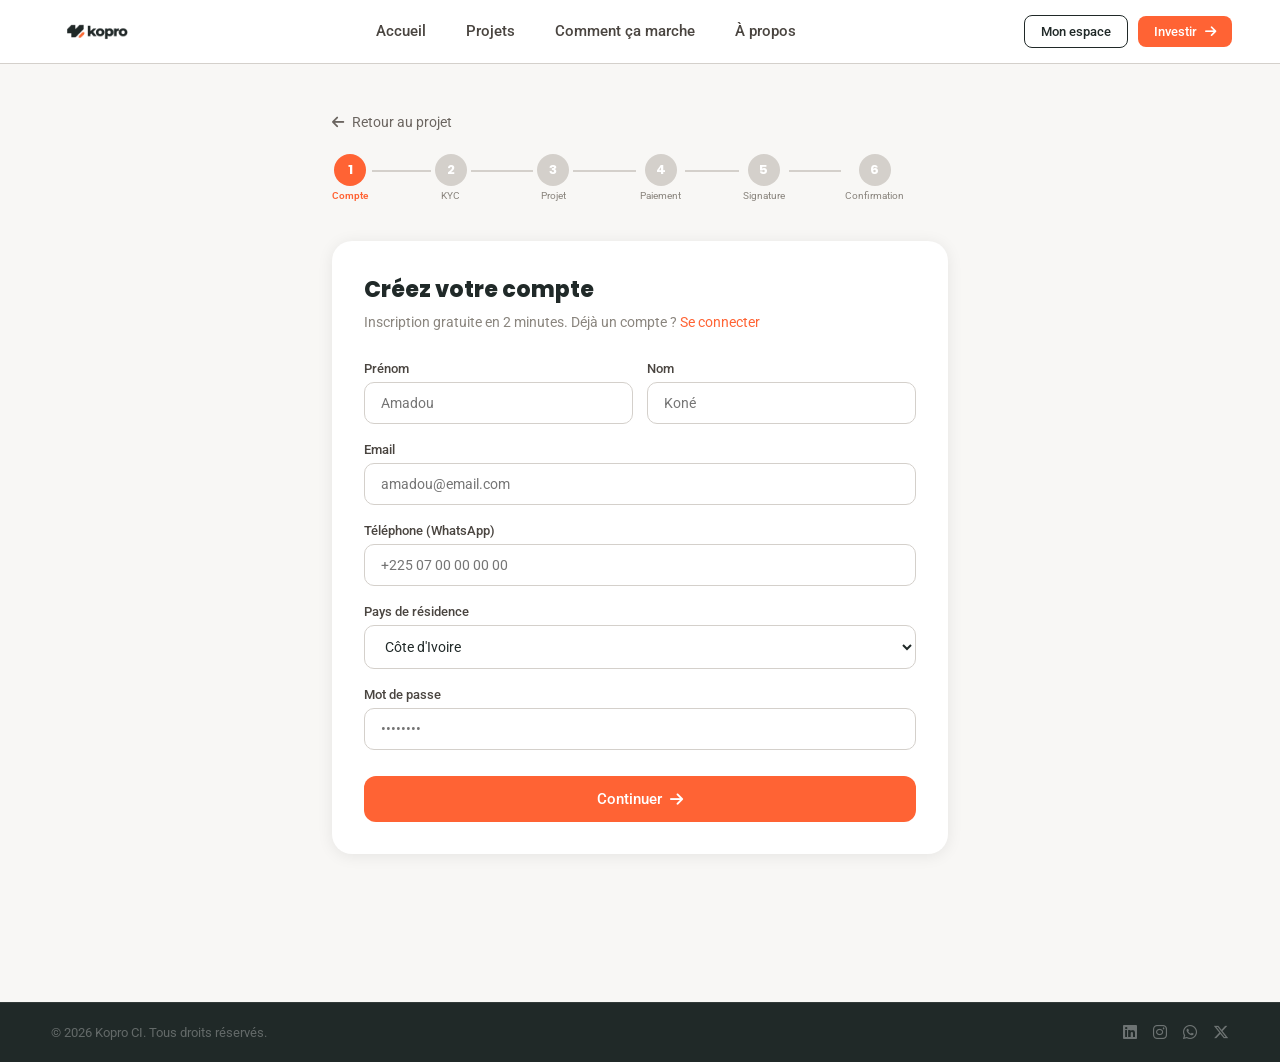
<file: subscribe.html>
<!DOCTYPE html>
<html lang="fr">
<head>
  <meta charset="UTF-8" />
  <meta name="viewport" content="width=device-width, initial-scale=1.0" />
  <title>Kopro — Souscription</title>
  <link href="https://fonts.googleapis.com/css2?family=Poppins:wght@400;500;600;700;800&family=Roboto:wght@300;400;500&display=swap" rel="stylesheet" />
  <link rel="stylesheet" href="https://cdnjs.cloudflare.com/ajax/libs/font-awesome/6.5.1/css/all.min.css" />
  <link rel="stylesheet" href="css/style.css" />
</head>
<body>

  <nav class="nav">

    <a class="nav-logo" href="index.html">
      <img src="assets/images/logo2.png" alt="Kopro Logo" class="nav-logo-img" />
    </a>

    <div class="nav-links" id="nav-links">
      <!-- Fermer -->
      <button class="nav-close" onclick="toggleNav()">
        <i class="fa-solid fa-xmark"></i>
      </button>

      <a class="nav-link" href="index.html">Accueil</a>
      <a class="nav-link" href="projects.html">Projets</a>
      <a class="nav-link" href="#" onclick="toggleNav()">Comment ça marche</a>
      <a class="nav-link" href="#" onclick="toggleNav()">À propos</a>

      <div class="nav-menu-actions">
        <a class="btn-secondary btn-full-mobile" href="dashboard.html">Mon espace</a>
        <a class="btn-primary btn-full-mobile" href="subscribe.html">
          Investir <i class="fa-solid fa-arrow-right"></i>
        </a>
      </div>
    </div>

    <div class="nav-actions">
      <a class="btn-secondary btn-sm nav-desktop-only" href="dashboard.html">Mon espace</a>
      <a class="btn-primary btn-sm" href="subscribe.html">
        Investir <i class="fa-solid fa-arrow-right"></i>
      </a>
      <button class="nav-burger" id="nav-burger" onclick="toggleNav()">
        <i class="fa-solid fa-bars"></i>
      </button>
    </div>

  </nav>


<div class="sub-wrap">
  <a class="btn-back" href="detail.html">
    <i class="fa-solid fa-arrow-left"></i> Retour au projet
  </a>

  <!-- Barre d'étapes -->
  <div class="sub-steps">
    <div class="sub-step-item">
      <div class="sub-step-col">
        <div class="sub-step-dot sub-step-dot--active">1</div>
        <div class="sub-step-lbl sub-step-lbl--active">Compte</div>
      </div>
      <div class="sub-connector"></div>
    </div>
    <div class="sub-step-item">
      <div class="sub-step-col">
        <div class="sub-step-dot">2</div>
        <div class="sub-step-lbl">KYC</div>
      </div>
      <div class="sub-connector"></div>
    </div>
    <div class="sub-step-item">
      <div class="sub-step-col">
        <div class="sub-step-dot">3</div>
        <div class="sub-step-lbl">Projet</div>
      </div>
      <div class="sub-connector"></div>
    </div>
    <div class="sub-step-item">
      <div class="sub-step-col">
        <div class="sub-step-dot">4</div>
        <div class="sub-step-lbl">Paiement</div>
      </div>
      <div class="sub-connector"></div>
    </div>
    <div class="sub-step-item">
      <div class="sub-step-col">
        <div class="sub-step-dot">5</div>
        <div class="sub-step-lbl">Signature</div>
      </div>
      <div class="sub-connector"></div>
    </div>
    <div class="sub-step-item">
      <div class="sub-step-col">
        <div class="sub-step-dot">6</div>
        <div class="sub-step-lbl">Confirmation</div>
      </div>
    </div>
  </div>

  <!-- Étape 1 : Compte -->
  <div class="sub-card">
    <h2 class="sub-card-title">Créez votre compte</h2>
    <p class="sub-card-sub">
      Inscription gratuite en 2 minutes.
      Déjà un compte ? <span class="link-orange">Se connecter</span>
    </p>
    <div class="form-row">
      <div class="form-group">
        <label class="form-label">Prénom</label>
        <input class="form-input" placeholder="Amadou" />
      </div>
      <div class="form-group">
        <label class="form-label">Nom</label>
        <input class="form-input" placeholder="Koné" />
      </div>
    </div>
    <div class="form-group">
      <label class="form-label">Email</label>
      <input class="form-input" type="email" placeholder="amadou@email.com" />
    </div>
    <div class="form-group">
      <label class="form-label">Téléphone (WhatsApp)</label>
      <input class="form-input" placeholder="+225 07 00 00 00 00" />
    </div>
    <div class="form-group">
      <label class="form-label">Pays de résidence</label>
      <select class="form-input">
        <option>Côte d'Ivoire</option>
        <option>France</option>
        <option>Belgique</option>
        <option>Canada</option>
        <option>Autre</option>
      </select>
    </div>
    <div class="form-group">
      <label class="form-label">Mot de passe</label>
      <input class="form-input" type="password" placeholder="••••••••" />
    </div>
    <a class="btn-primary btn-full" href="subscribe-step2.html">
      Continuer <i class="fa-solid fa-arrow-right"></i>
    </a>
  </div>
</div>

<footer class="footer">

  <!-- Bas du footer -->
  <div class="footer-bottom">
    <div class="footer-bottom-inner">
      <span>© 2026 Kopro CI. Tous droits réservés.</span>
      <div class="footer-socials">
        <a href="#"><i class="fa-brands fa-linkedin"></i></a>
        <a href="#"><i class="fa-brands fa-instagram"></i></a>
        <a href="#"><i class="fa-brands fa-whatsapp"></i></a>
        <a href="#"><i class="fa-brands fa-x-twitter"></i></a>
      </div>
    </div>
  </div>

</footer>

  <script>
    function toggleNav() {
      const links = document.getElementById('nav-links');
      const overlay = document.getElementById('nav-overlay');
      links.classList.toggle('nav-links--open');
      overlay.classList.toggle('nav-overlay--visible');
      // Bloquer le scroll quand le menu est ouvert
      document.body.style.overflow =
        links.classList.contains('nav-links--open') ? 'hidden' : '';
    }
  </script>
</body>
</html>
</file>
<file: css/style.css>
/* ============================================================
   style.css — Kopro
   ============================================================ */


/* ─────────────────────────────────────────────
   VARIABLES
───────────────────────────────────────────── */
:root {
  --charcoal:       #202928;
  --charcoal-light: #2D3A38;
  --orange:         #FF6334;
  --orange-light:   #FF8255;
  --orange-pale:    #FFF0EB;
  --off-white:      #F8F7F5;
  --gray-100:       #F2F1EF;
  --gray-200:       #E8E6E3;
  --gray-300:       #D4D0CB;
  --gray-500:       #8A857E;
  --gray-600:       #6B6560;
  --gray-700:       #4A4540;
  --green:          #16A34A;
  --green-pale:     #DCFCE7;
  --radius:         14px;
  --shadow:         0 2px 16px rgba(0, 0, 0, 0.08);
  --shadow-lg:      0 8px 40px rgba(0, 0, 0, 0.14);
  --sidebar-w:      240px;
  --topbar-h:       60px;
}


/* ─────────────────────────────────────────────
   RESET & BASE
───────────────────────────────────────────── */
*, *::before, *::after {
  box-sizing: border-box;
  margin: 0;
  padding: 0;
}

html, body {
  overflow-x: hidden;
}

body {
  font-family: 'Roboto', sans-serif;
  background: var(--off-white);
  color: var(--charcoal);
  -webkit-font-smoothing: antialiased;
}

h1, h2, h3, h4 {
  font-family: 'Poppins', sans-serif;
}

a {
  text-decoration: none;
  color: inherit;
}

.text-orange { color: var(--orange); }
.link-orange { color: var(--orange); cursor: pointer; }

::-webkit-scrollbar       { width: 6px; }
::-webkit-scrollbar-track { background: var(--gray-100); }
::-webkit-scrollbar-thumb { background: var(--gray-300); border-radius: 3px; }


/* ─────────────────────────────────────────────
   ANIMATIONS
───────────────────────────────────────────── */
@keyframes fadeUp {
  from { opacity: 0; transform: translateY(24px); }
  to   { opacity: 1; transform: translateY(0); }
}

@keyframes pulse {
  0%, 100% { opacity: 1; }
  50%       { opacity: 0.5; }
}

.anim-fade-up { animation: fadeUp 0.55s cubic-bezier(.22, .68, 0, 1.2) both; }
.anim-delay-1 { animation-delay: 0.08s; }
.anim-delay-2 { animation-delay: 0.16s; }
.anim-delay-3 { animation-delay: 0.24s; }
.anim-delay-4 { animation-delay: 0.32s; }


/* ─────────────────────────────────────────────
   NAVIGATION
───────────────────────────────────────────── */
.nav {
  position: sticky;
  top: 0;
  z-index: 300;
  height: 64px;
  display: flex;
  align-items: center;
  justify-content: space-between;
  padding: 0 clamp(16px, 4vw, 48px);
  background: rgba(255, 255, 255, 0.92);
  backdrop-filter: blur(12px);
  border-bottom: 1px solid var(--gray-300);
}

.nav-logo {
  display: flex;
  align-items: center;
  text-decoration: none;
}

/* Logo image — une seule règle */
.nav-logo-img {
  height: 100px;
  width: auto;
  display: block;
}

/* Liens desktop */
.nav-links {
  display: flex;
  align-items: center;
  gap: 40px;
}

.nav-link {
  font-size: 15px;
  font-weight: 500;
  color: var(--gray-700);
  padding: 4px 0;
  border-bottom: 2px solid transparent;
  transition: color 0.2s;
}

.nav-link:hover,
.nav-link.active {
  color: var(--orange);
  border-bottom-color: var(--orange);
}

.nav-actions {
  display: flex;
  gap: 10px;
  align-items: center;
}

/* Burger — caché sur desktop */
.nav-burger {
  display: none;
  border: none;
  background: none;
  font-size: 22px;
  color: var(--charcoal);
  cursor: pointer;
  padding: 4px;
  line-height: 1;
}

/* Bouton fermer — caché sur desktop */
.nav-close {
  display: none;
}

/* Boutons dans le menu mobile — cachés sur desktop */
.nav-menu-actions { display: none; }

/* Overlay sombre derrière le drawer */
.nav-overlay {
  display: none;
  position: fixed;
  inset: 0;
  background: rgba(0, 0, 0, 0.5);
  z-index: 200;
  backdrop-filter: blur(2px);
}

.nav-overlay--visible { display: block; }

/* Logo dans la sidebar dashboard */
.sidebar-logo-image {
  height: 58px;
  width: auto;
  display: block;
  /* margin: 0 auto; */
  object-fit: contain;
}

/* ─────────────────────────────────────────────
   BOUTONS
───────────────────────────────────────────── */
.btn-primary {
  display: inline-flex;
  align-items: center;
  gap: 8px;
  background: var(--orange);
  color: white;
  border: none;
  cursor: pointer;
  padding: 10px 22px;
  border-radius: 8px;
  font-family: 'Roboto', sans-serif;
  font-weight: 500;
  font-size: 14px;
  transition: background 0.2s, transform 0.2s, box-shadow 0.2s;
  white-space: nowrap;
}

.btn-primary:hover {
  background: var(--orange-light);
  transform: translateY(-1px);
  box-shadow: 0 4px 16px rgba(255, 99, 52, 0.3);
}

.btn-secondary {
  display: inline-flex;
  align-items: center;
  gap: 8px;
  background: transparent;
  color: var(--charcoal);
  border: 1.5px solid var(--charcoal);
  cursor: pointer;
  padding: 10px 22px;
  border-radius: 8px;
  font-family: 'Roboto', sans-serif;
  font-weight: 500;
  font-size: 14px;
  transition: background 0.2s, color 0.2s;
  white-space: nowrap;
}

.btn-secondary:hover {
  background: var(--charcoal);
  color: white;
}

/* Variantes de taille */
.btn-sm   { font-size: 13px !important; padding: 8px 16px !important; }
.btn-lg   { font-size: 15px !important; padding: 14px 28px !important; }
.btn-full { width: 100%; justify-content: center; padding: 14px !important; font-size: 15px !important; border-radius: 12px !important; margin-top: 8px; }

/* Paire retour / suivant dans les formulaires */
.btn-row      { display: flex; gap: 10px; margin-top: 20px; }
.btn-row-back { flex: 1; padding: 13px !important; justify-content: center; }
.btn-row-next { flex: 2; padding: 13px !important; border-radius: 10px !important; justify-content: center; }

/* Bouton retour page */
.btn-back {
  display: inline-flex;
  align-items: center;
  gap: 8px;
  margin-bottom: 24px;
  border: none;
  background: none;
  cursor: pointer;
  font-size: 14px;
  font-family: 'Roboto', sans-serif;
  color: var(--gray-600);
  transition: color 0.2s;
}

.btn-back:hover { color: var(--orange); }


/* ─────────────────────────────────────────────
   BADGES
───────────────────────────────────────────── */
.badge {
  display: inline-flex;
  align-items: center;
  gap: 5px;
  font-size: 11px;
  font-weight: 700;
  padding: 4px 10px;
  border-radius: 100px;
}

.badge-orange { background: var(--orange-pale); color: var(--orange); }
.badge-green  { background: var(--green-pale);  color: var(--green); }


/* ─────────────────────────────────────────────
   BARRE DE PROGRESSION
───────────────────────────────────────────── */
.progress-bar {
  height: 6px;
  background: var(--gray-100);
  border-radius: 100px;
  margin: 10px 0;
  overflow: hidden;
}

.progress-fill {
  height: 100%;
  background: var(--orange);
  border-radius: 100px;
}

.pay-method-icon img {
  width: 40px;
  height: 40px;
  object-fit: contain;
  border-radius: 8px;
}

/* ─────────────────────────────────────────────
   SECTIONS
───────────────────────────────────────────── */
.section {
  padding: clamp(48px, 8vw, 100px) clamp(16px, 4vw, 80px);
  max-width: 1280px;
  margin: 0 auto;
}

.section--no-top { padding-top: 0; }

.section-header {
  display: flex;
  justify-content: space-between;
  align-items: flex-end;
}

.section-tag {
  display: inline-flex;
  align-items: center;
  gap: 6px;
  font-size: 12px;
  font-weight: 700;
  color: var(--orange);
  letter-spacing: 1px;
  text-transform: uppercase;
  margin-bottom: 12px;
}

.section-title {
  font-family: 'Poppins', sans-serif;
  font-weight: 800;
  font-size: clamp(28px, 4vw, 46px);
  letter-spacing: -1px;
  color: var(--charcoal);
  margin-bottom: 14px;
  line-height: 1.1;
}

.section-sub {
  font-size: 16px;
  color: var(--gray-600);
  max-width: 540px;
  line-height: 1.65;
}


/* ─────────────────────────────────────────────
   HERO
───────────────────────────────────────────── */
.hero {
  min-height: calc(100vh - 64px);
  display: grid;
  grid-template-columns: 1fr 1fr;
  align-items: center;
  gap: 48px;
  padding: clamp(32px, 6vw, 80px) clamp(16px, 4vw, 80px);
  max-width: 1280px;
  margin: 0 auto;
}

.hero-tag {
  display: inline-flex;
  align-items: center;
  gap: 8px;
  background: var(--orange-pale);
  color: var(--orange);
  padding: 6px 14px;
  border-radius: 100px;
  font-size: 13px;
  font-weight: 600;
  margin-bottom: 20px;
}

.hero-tag-dot {
  width: 6px;
  height: 6px;
  background: var(--orange);
  border-radius: 50%;
  animation: pulse 2s infinite;
}

.hero-title {
  font-family: 'Poppins', sans-serif;
  font-weight: 800;
  font-size: clamp(36px, 5vw, 62px);
  line-height: 1.05;
  letter-spacing: -1.5px;
  color: var(--charcoal);
  margin-bottom: 20px;
}

.hero-sub {
  font-size: 17px;
  color: var(--gray-700);
  line-height: 1.65;
  max-width: 480px;
  margin-bottom: 36px;
}

.hero-actions {
  display: flex;
  gap: 12px;
  flex-wrap: wrap;
  margin-bottom: 48px;
}

.hero-stats    { display: flex; gap: 32px; flex-wrap: wrap; }
.hero-stat-val { font-family: 'Poppins', sans-serif; font-size: 28px; font-weight: 800; color: var(--charcoal); }
.hero-stat-lbl { font-size: 12px; color: var(--gray-700); margin-top: 2px; }

.hero-visual {
  background: var(--charcoal);
  border-radius: 24px;
  padding: 28px;
  position: relative;
  overflow: hidden;
}

.hero-visual::before {
  content: '';
  position: absolute;
  top: -60px;
  right: -60px;
  width: 200px;
  height: 200px;
  background: var(--orange);
  border-radius: 50%;
  opacity: 0.08;
}

.hero-card {
  background: white;
  border-radius: 16px;
  padding: 20px;
  margin-bottom: 14px;
  box-shadow: var(--shadow);
}

.hero-card-top  { display: flex; justify-content: space-between; align-items: flex-start; margin-bottom: 12px; }
.hero-card-name { font-family: 'Poppins', sans-serif; font-weight: 700; font-size: 15px; color: var(--charcoal); }
.hero-card-loc  { font-size: 12px; color: var(--gray-700); margin-top: 2px; display: flex; align-items: center; gap: 4px; }
.hero-card-loc  i { color: var(--orange); }
.hero-card-meta { display: flex; justify-content: space-between; font-size: 12px; color: var(--gray-700); }
.hero-card-meta strong { color: var(--charcoal); }

.hero-mini-stats    { display: grid; grid-template-columns: repeat(3, 1fr); gap: 10px; }
.hero-mini-stat     { background: rgba(255,255,255,0.08); border-radius: 12px; padding: 12px; text-align: center; }
.hero-mini-stat-val { font-family: 'Poppins', sans-serif; font-size: 18px; font-weight: 800; color: white; }
.hero-mini-stat-val span { color: var(--orange); }
.hero-mini-stat-lbl { font-size: 13px; color: rgba(255,255,255,0.5); margin-top: 3px; }


/* ─────────────────────────────────────────────
   TRUST STRIP
───────────────────────────────────────────── */
.trust-strip {
  background: var(--charcoal);
  padding: 28px clamp(16px, 4vw, 80px);
}

.trust-inner {
  max-width: 1280px;
  margin: 0 auto;
  display: flex;
  justify-content: space-between;
  align-items: center;
  flex-wrap: wrap;
  gap: 24px;
}

.trust-item  { display: flex; align-items: center; gap: 12px; }

.trust-icon {
  width: 40px;
  height: 40px;
  background: white;
  border-radius: 10px;
  display: flex;
  align-items: center;
  justify-content: center;
  color: var(--orange);
  font-size: 17px;
}

.trust-label { font-size: 13px; font-weight: 600; color: white; }
.trust-sub   { font-size: 11px; color: rgba(255,255,255,0.45); margin-top: 1px; }


/* ─────────────────────────────────────────────
   ÉTAPES (Comment ça marche)
───────────────────────────────────────────── */
.steps {
  display: grid;
  grid-template-columns: repeat(4, 1fr);
  gap: 20px;
  margin-top: 52px;
}

.step-card {
  background: white;
  border-radius: var(--radius);
  padding: 24px;
  border: 1.5px solid transparent;
  transition: all 0.25s;
}

.step-card:hover {
  border-color: var(--orange);
  transform: translateY(-4px);
  box-shadow: var(--shadow-lg);
}

.step-num {
  width: 40px;
  height: 40px;
  background: var(--charcoal);
  color: white;
  border-radius: 10px;
  display: flex;
  align-items: center;
  justify-content: center;
  font-family: 'Poppins', sans-serif;
  font-weight: 800;
  font-size: 18px;
  margin-bottom: 16px;
}

.step-num--orange { background: var(--orange); }
.step-title { font-family: 'Poppins', sans-serif; font-weight: 700; font-size: 16px; color: var(--charcoal); margin-bottom: 8px; }
.step-desc  { font-size: 13.5px; color: var(--gray-600); line-height: 1.6; }


/* ─────────────────────────────────────────────
   BANNIÈRE DE PAGE
───────────────────────────────────────────── */
.page-banner {
  background: var(--charcoal);
  padding: clamp(40px, 6vw, 80px) clamp(16px, 4vw, 80px);
  position: relative;
  overflow: hidden;
}

.page-banner::before {
  content: '';
  position: absolute;
  top: -80px;
  right: -80px;
  width: 300px;
  height: 300px;
  background: var(--orange);
  border-radius: 50%;
  opacity: 0.06;
}

.page-banner::after {
  content: '';
  position: absolute;
  bottom: -60px;
  left: 10%;
  width: 200px;
  height: 200px;
  background: var(--orange);
  border-radius: 50%;
  opacity: 0.04;
}

.page-banner-inner {
  max-width: 1280px;
  margin: 0 auto;
  position: relative;
  z-index: 1;
  display: flex;
  justify-content: space-between;
  align-items: center;
  gap: 40px;
}

.page-banner-left {
  display: flex;
  flex-direction: column;
  gap: 8px;
}

.page-banner-right {
  display: flex;
  flex-direction: column;
  align-items: flex-end;
  flex-shrink: 0;
}

.page-banner-tag {
  display: inline-flex;
  align-items: center;
  gap: 6px;
  font-size: 12px;
  font-weight: 700;
  color: var(--orange);
  letter-spacing: 1px;
  text-transform: uppercase;
}

.page-banner-title {
  font-family: 'Poppins', sans-serif;
  font-weight: 800;
  font-size: clamp(28px, 4vw, 48px);
  color: white;
  letter-spacing: -1px;
  line-height: 1.1;
}

.page-banner-sub {
  font-size: 15px;
  color: rgba(255, 255, 255, 0.55);
  max-width: 520px;
  line-height: 1.65;
}

.page-banner-stats { display: flex; gap: 32px; }
.page-banner-stat     { text-align: center; }
.page-banner-stat-val { font-family: 'Poppins', sans-serif; font-size: 26px; font-weight: 800; color: white; }
.page-banner-stat-lbl { font-size: 11px; color: rgba(255,255,255,0.45); margin-top: 2px; }


/* ─────────────────────────────────────────────
   FIL D'ARIANE
───────────────────────────────────────────── */
.breadcrumb {
  display: flex;
  align-items: center;
  gap: 8px;
  font-size: 13px;
  margin-bottom: 25px;
}

.breadcrumb-link {
  display: flex;
  align-items: center;
  gap: 5px;
  color: rgba(255, 255, 255, 0.5);
  transition: color 0.2s;
}

.breadcrumb-link:hover  { color: white; }
.breadcrumb-sep         { font-size: 10px; color: rgba(255,255,255,0.25); }
.breadcrumb-current     { color: var(--orange); font-weight: 600; }


/* ─────────────────────────────────────────────
   CARTES PROJETS
───────────────────────────────────────────── */
.projects-grid {
  display: grid;
  grid-template-columns: repeat(3, 1fr);
  gap: 24px;
  margin-top: 48px;
}

.project-card {
  background: white;
  border-radius: 18px;
  overflow: hidden;
  border: 1.5px solid transparent;
  box-shadow: var(--shadow);
  transition: all 0.25s;
}

.project-card:hover {
  border-color: var(--orange);
  transform: translateY(-4px);
  box-shadow: var(--shadow-lg);
}

.project-img {
  height: 180px;
  position: relative;
  display: flex;
  align-items: center;
  justify-content: center;
  font-size: 64px;
}

.project-img-emoji { opacity: 0.3; }

.project-img-label {
  position: absolute;
  bottom: 12px;
  left: 12px;
  background: rgba(0,0,0,0.5);
  backdrop-filter: blur(8px);
  color: white;
  font-size: 12px;
  padding: 4px 10px;
  border-radius: 100px;
}

.project-img-badge { position: absolute; top: 12px; right: 12px; }

.project-body { padding: 20px; }
.project-name { font-family: 'Poppins', sans-serif; font-weight: 700; font-size: 17px; color: var(--charcoal); margin-bottom: 4px; }
.project-loc  { font-size: 12px; color: var(--gray-600); margin-bottom: 14px; display: flex; align-items: center; gap: 5px; }
.project-loc  i { color: var(--orange); }
.project-stats    { display: grid; grid-template-columns: repeat(3, 1fr); gap: 10px; margin-bottom: 16px; }
.project-stat-val { font-family: 'Poppins', sans-serif; font-size: 18px; font-weight: 700; color: var(--charcoal); }
.project-stat-lbl { font-size: 11px; color: var(--gray-600); margin-top: 1px; }

.project-progress-meta { display: flex; justify-content: space-between; font-size: 12px; color: var(--gray-600); margin-bottom: 6px; }
.project-progress-meta strong { color: var(--charcoal); }
.project-pct-label { font-size: 12px; color: var(--gray-600); text-align: right; margin-top: 4px; }

.project-btn {
  display: flex;
  align-items: center;
  justify-content: center;
  gap: 8px;
  width: 100%;
  padding: 12px;
  border-radius: 10px;
  background: var(--charcoal);
  color: white;
  border: none;
  cursor: pointer;
  font-family: 'Roboto', sans-serif;
  font-weight: 500;
  font-size: 14px;
  transition: background 0.2s;
  margin-top: 8px;
}

.project-btn i {
  transition: transform 0.3s ease;
}

.project-btn:hover {
  background: var(--orange);
  color: white;
}

.project-btn:hover i {
  transform: translateX(5px);
}

.project-btn--green { background: var(--green); }

/* Filtres */
.filter-bar { display: flex; gap: 10px; flex-wrap: wrap; }

.filter-btn {
  padding: 8px 16px;
  border-radius: 100px;
  border: 1.5px solid var(--gray-300);
  background: white;
  color: var(--gray-700);
  font-size: 13px;
  font-weight: 500;
  font-family: 'Roboto', sans-serif;
  cursor: pointer;
  transition: all 0.2s;
}

.filter-btn:hover,
.filter-btn--active { border-color: var(--orange); background: var(--orange-pale); color: var(--orange); }


/* ─────────────────────────────────────────────
   DÉTAIL PROJET
───────────────────────────────────────────── */
.project-detail {
  max-width: 1280px;
  margin: 0 auto;
  padding: clamp(24px, 4vw, 48px) clamp(16px, 4vw, 48px);
}

.detail-grid {
  display: grid;
  grid-template-columns: 1fr 380px;
  gap: 32px;
  align-items: flex-start;
}

.detail-banner {
  height: 320px;
  background: linear-gradient(135deg, #1a3a35, #202928);
  border-radius: 20px;
  position: relative;
  overflow: hidden;
  display: flex;
  align-items: center;
  justify-content: center;
  font-size: 120px;
  margin-bottom: 24px;
}

.detail-banner-emoji   { opacity: 0.15; }
.detail-banner-overlay { position: absolute; inset: 0; background: linear-gradient(to top, rgba(0,0,0,0.6), transparent 60%); }
.detail-banner-content { position: absolute; bottom: 20px; left: 24px; color: white; }
.detail-banner-title   { font-family: 'Poppins', sans-serif; font-size: 24px; font-weight: 800; }
.detail-banner-sub     { font-size: 14px; opacity: 0.7; display: flex; align-items: center; gap: 6px; margin-top: 4px; }
.detail-banner-badge   { position: absolute; top: 16px; right: 16px; }

.detail-metrics {
  display: grid;
  grid-template-columns: repeat(3, 1fr);
  gap: 14px;
  margin-bottom: 24px;
}

.detail-metric     { background: var(--gray-100); border-radius: 12px; padding: 16px; }
.detail-metric-val { font-family: 'Poppins', sans-serif; font-size: 22px; font-weight: 800; color: var(--charcoal); }
.detail-metric-lbl { font-size: 13px; color: var(--gray-600); margin-top: 4px; }

/* Onglets */
.detail-tabs {
  display: flex;
  border-bottom: 1.5px solid var(--gray-300);
  margin-bottom: 24px;
}

.detail-tab {
  padding: 12px 20px;
  font-size: 14px;
  font-weight: 500;
  cursor: pointer;
  color: var(--gray-600);
  border-bottom: 2px solid transparent;
  margin-bottom: -1.5px;
  font-family: 'Roboto', sans-serif;
  transition: all 0.2s;
  background: none;
  border-top: none;
  border-left: none;
  border-right: none;
}

.detail-tab:hover   { color: var(--charcoal); }
.detail-tab--active { color: var(--orange); border-bottom-color: var(--orange); font-weight: 600; }

.tab-content         { display: none; }
.tab-content--active { display: block; }

.detail-section-title { font-family: 'Poppins', sans-serif; font-weight: 700; font-size: 16px; color: var(--charcoal); margin: 20px 0 12px; }
.detail-text          { font-size: 15px; color: var(--gray-700); line-height: 1.7; }

.map-placeholder {
  height: 160px;
  background: var(--gray-200);
  border-radius: 12px;
  display: flex;
  align-items: center;
  justify-content: center;
  gap: 8px;
  color: var(--gray-500);
  font-size: 14px;
  border: 1px dashed var(--gray-300);
}

/* Timeline progression */
.timeline-list { background: var(--gray-100); border-radius: 12px; padding: 16px; }

.timeline-item {
  display: flex;
  align-items: center;
  gap: 12px;
  padding: 8px 0;
  border-bottom: 1px solid var(--gray-300);
}

.timeline-item--last  { border-bottom: none; }

.timeline-dot {
  width: 24px;
  height: 24px;
  border-radius: 50%;
  background: var(--gray-300);
  display: flex;
  align-items: center;
  justify-content: center;
  color: white;
  font-size: 10px;
  flex-shrink: 0;
}

.timeline-dot--done   { background: var(--green); }
.timeline-label       { flex: 1; font-size: 13px; color: var(--gray-500); }
.timeline-label--done { color: var(--charcoal); font-weight: 600; }
.timeline-date        { font-size: 12px; color: var(--gray-600); }

/* Calendrier prévisionnel */
.cal-list { display: flex; flex-direction: column; }

.cal-item {
  display: flex;
  gap: 16px;
  padding-bottom: 20px;
}

.cal-item--last { padding-bottom: 0; }

.cal-item-left {
  display: flex;
  flex-direction: column;
  align-items: center;
}

.cal-badge {
  width: 56px;
  height: 36px;
  border-radius: 10px;
  background: var(--charcoal);
  color: white;
  display: flex;
  align-items: center;
  justify-content: center;
  font-size: 10px;
  font-weight: 700;
  flex-shrink: 0;
}

.cal-badge--orange { background: var(--orange); }

.cal-line {
  width: 2px;
  flex: 1;
  background: var(--gray-300);
  margin-top: 4px;
  min-height: 30px;
}

.cal-item-body  { padding-top: 6px; }
.cal-item-title { font-family: 'Poppins', sans-serif; font-weight: 700; font-size: 14px; color: var(--charcoal); margin-bottom: 4px; }
.cal-item-desc  { font-size: 13px; color: var(--gray-600); line-height: 1.6; }

/* Boîtes info */
.info-box {
  border-radius: 12px;
  padding: 16px;
  margin-top: 16px;
  font-size: 13px;
  line-height: 1.6;
}

.info-box p       { font-size: 14px; color: var(--gray-600); line-height: 1.6; }
.info-box--orange { background: var(--orange-pale); }
.info-box--gray   { background: var(--gray-100); }

.info-box-title {
  font-weight: 700;
  color: var(--orange);
  font-size: 14px;
  margin-bottom: 8px;
  display: flex;
  align-items: center;
  gap: 8px;
}

/* Lignes de document */
.doc-row {
  display: flex;
  align-items: center;
  justify-content: space-between;
  background: var(--gray-100);
  border-radius: 10px;
  padding: 12px 16px;
  margin-bottom: 8px;
}

.doc-info   { display: flex; align-items: center; gap: 12px; }
.doc-icon   { font-size: 18px; color: var(--orange); flex-shrink: 0; }
.doc-name   { font-size: 14px; font-weight: 600; color: var(--charcoal); }

.doc-status {
  font-size: 12px;
  color: var(--gray-500);
  margin-top: 2px;
  display: flex;
  align-items: center;
  gap: 4px;
}

.doc-status--ok { color: var(--green); }
.doc-date       { font-size: 11px; color: var(--gray-500); margin-top: 2px; }

.doc-dl {
  font-size: 13px;
  color: var(--orange);
  font-weight: 600;
  cursor: pointer;
  white-space: nowrap;
  display: flex;
  align-items: center;
  gap: 5px;
  flex-shrink: 0;
}


/* ─────────────────────────────────────────────
   BOX SOUSCRIPTION
───────────────────────────────────────────── */
.detail-sidebar { position: sticky; top: 80px; }

.subscribe-box {
  background: white;
  border-radius: 20px;
  padding: 24px;
  box-shadow: var(--shadow-lg);
  border: 1.5px solid var(--gray-300);
}

.subscribe-box-title { font-family: 'Poppins', sans-serif; font-weight: 800; font-size: 20px; color: var(--charcoal); margin-bottom: 4px; }
.subscribe-box-sub   { font-size: 13px; color: var(--gray-600); margin-bottom: 20px; }

.progress-meta {
  display: flex;
  justify-content: space-between;
  font-size: 12px;
  color: var(--gray-500);
  margin: 6px 0 16px;
}

.progress-meta strong { color: var(--charcoal); }

.price-big  { font-family: 'Poppins', sans-serif; font-size: 36px; font-weight: 800; color: var(--charcoal); margin-bottom: 4px; }
.price-unit { font-size: 16px; color: var(--gray-500); font-weight: 400; }

.parts-total {
  background: var(--orange-pale);
  border-radius: 10px;
  padding: 12px 16px;
  margin: 12px 0;
}

.parts-total-row       { display: flex; justify-content: space-between; font-size: 13px; color: var(--gray-700); margin-bottom: 6px; }
.parts-total-row--bold { font-weight: 700; color: var(--charcoal); font-size: 14px; margin-bottom: 0; }
.parts-divider         { border: none; height: 1px; background: var(--orange); margin: 8px 0; }

.plusvalue-box {
  background: var(--green-pale);
  border-radius: 10px;
  padding: 12px;
  font-size: 13px;
  color: var(--green);
  font-weight: 500;
  margin-bottom: 12px;
  display: flex;
  align-items: center;
  gap: 8px;
}

.subscribe-btn {
  display: flex;
  align-items: center;
  justify-content: center;
  gap: 8px;
  width: 100%;
  padding: 15px;
  border-radius: 12px;
  background: var(--orange);
  color: white;
  border: none;
  cursor: pointer;
  font-family: 'Poppins', sans-serif;
  font-weight: 700;
  font-size: 16px;
  transition: all 0.2s;
  margin-top: 14px;
}

.subscribe-btn:hover {
  background: var(--orange-light);
  transform: translateY(-2px);
  box-shadow: 0 6px 20px rgba(255, 99, 52, 0.35);
}

.trust-row {
  display: flex;
  align-items: center;
  gap: 8px;
  font-size: 12px;
  color: var(--gray-700);
  margin-top: 12px;
}


/* ─────────────────────────────────────────────
   FUNNEL SOUSCRIPTION
───────────────────────────────────────────── */
.sub-wrap {
  max-width: 680px;
  margin: 0 auto;
  padding: clamp(24px, 4vw, 48px) clamp(16px, 3vw, 32px);
}

.sub-steps     { display: flex; align-items: flex-start; margin-bottom: 40px; }
.sub-step-item { display: flex; align-items: center; flex: 1; }
.sub-step-col  { display: flex; flex-direction: column; align-items: center; }

.sub-step-dot {
  width: 32px;
  height: 32px;
  border-radius: 50%;
  background: var(--gray-300);
  color: white;
  display: flex;
  align-items: center;
  justify-content: center;
  font-family: 'Poppins', sans-serif;
  font-weight: 700;
  font-size: 13px;
  flex-shrink: 0;
}

.sub-step-dot--active { background: var(--orange); }
.sub-step-dot--done   { background: var(--green); }
.sub-step-lbl         { font-size: 10px; color: var(--gray-500); text-align: center; margin-top: 4px; white-space: nowrap; }
.sub-step-lbl--active { color: var(--orange); font-weight: 600; }
.sub-connector        { flex: 1; height: 2px; background: var(--gray-300); margin: 0 4px 14px; }
.sub-connector--done  { background: var(--green); }

.sub-card       { background: white; border-radius: 20px; padding: 32px; box-shadow: var(--shadow); margin-bottom: 20px; }
.sub-card-title { font-family: 'Poppins', sans-serif; font-weight: 800; font-size: 22px; color: var(--charcoal); margin-bottom: 6px; }
.sub-card-sub   { font-size: 14px; color: var(--gray-500); margin-bottom: 28px; line-height: 1.5; }

/* Formulaires */
.form-group { margin-bottom: 18px; }

.form-label {
  display: block;
  font-size: 13px;
  font-weight: 500;
  color: var(--gray-700);
  margin-bottom: 6px;
}

.form-input {
  width: 100%;
  padding: 12px 16px;
  border-radius: 10px;
  border: 1.5px solid var(--gray-300);
  font-family: 'Roboto', sans-serif;
  font-size: 14px;
  color: var(--charcoal);
  background: white;
  transition: border-color 0.2s;
}

.form-input:focus { outline: none; border-color: var(--orange); }
.form-row         { display: grid; grid-template-columns: 1fr 1fr; gap: 14px; }

/* Upload */
.upload-zone {
  border: 1.5px dashed var(--gray-300);
  border-radius: 12px;
  padding: 20px;
  margin-bottom: 12px;
  text-align: center;
  cursor: pointer;
  transition: all 0.2s;
}

.upload-zone:hover     { border-color: var(--orange); }
.upload-zone-icon      { font-size: 24px; color: var(--gray-500); margin-bottom: 8px; }
.upload-zone-title     { font-size: 13px; font-weight: 600; color: var(--charcoal); margin-bottom: 4px; }
.upload-zone-hint      { font-size: 12px; color: var(--gray-500); }

/* Résumé projet */
.project-recap        { background: var(--gray-100); border-radius: 14px; padding: 18px; margin-bottom: 20px; }
.project-recap-header { display: flex; justify-content: space-between; align-items: center; margin-bottom: 14px; }
.project-recap-name   { font-family: 'Poppins', sans-serif; font-weight: 700; font-size: 16px; }
.project-recap-loc    { font-size: 12px; color: var(--gray-500); display: flex; align-items: center; gap: 5px; margin-top: 2px; }
.project-recap-meta   { font-size: 12px; color: var(--gray-500); margin-top: 6px; }

/* Paiement */
.pay-methods { display: grid; grid-template-columns: repeat(3, 1fr); gap: 10px; margin-bottom: 4px; }

.pay-method {
  border: 1.5px solid var(--gray-300);
  border-radius: 10px;
  padding: 4px 1px;
  text-align: center;
  cursor: pointer;
  font-size: 12px;
  font-weight: 600;
  color: var(--gray-700);
  transition: all 0.2s;
}

.pay-method:hover,
.pay-method--selected { border-color: var(--orange); background: var(--orange-pale); color: var(--orange); }
/* .pay-method-icon      { font-size: 18px; margin-bottom: 6px; } */

/* Contrat */
.contract-box {
  background: var(--gray-100);
  border-radius: 12px;
  padding: 16px;
  margin-bottom: 20px;
  max-height: 160px;
  overflow-y: auto;
  font-size: 12px;
  color: var(--gray-700);
  line-height: 1.7;
}

.checkbox-row       { display: flex; align-items: flex-start; gap: 10px; font-size: 13px; color: var(--gray-700); cursor: pointer; margin-bottom: 16px; }
.checkbox-row input { margin-top: 2px; accent-color: var(--orange); }

/* OTP */
.otp-box       { background: var(--gray-100); border-radius: 12px; padding: 16px; margin-bottom: 16px; }
.otp-box-label { font-size: 13px; font-weight: 600; margin-bottom: 8px; display: flex; align-items: center; gap: 6px; }
.otp-inputs    { display: flex; gap: 10px; margin: 16px 0 8px; }

.otp-input {
  width: 52px;
  height: 60px;
  text-align: center;
  border-radius: 12px;
  border: 2px solid var(--gray-300);
  font-family: 'Poppins', sans-serif;
  font-size: 24px;
  font-weight: 700;
  color: var(--charcoal);
  background: white;
  transition: border-color 0.2s;
}

.otp-input:focus { outline: none; border-color: var(--orange); }
.otp-resend      { font-size: 12px; color: var(--gray-500); }

/* Confirmation */
.success-box     { text-align: center; padding: 20px 0; }
.success-icon    { font-size: 56px; color: var(--green); margin-bottom: 16px; }
.success-title   { font-family: 'Poppins', sans-serif; font-size: 26px; font-weight: 800; color: var(--charcoal); margin-bottom: 8px; }
.success-sub     { font-size: 15px; color: var(--gray-500); max-width: 400px; margin: 0 auto 24px; line-height: 1.6; }
.success-details { background: var(--orange-pale); border-radius: 14px; padding: 20px; text-align: left; margin-bottom: 20px; }
.success-row     { display: flex; justify-content: space-between; font-size: 14px; padding: 4px 0; color: var(--gray-500); }
.success-row strong { color: var(--charcoal); }
.success-email   { font-size: 12px; color: var(--gray-500); margin-bottom: 20px; display: flex; align-items: center; justify-content: center; gap: 6px; }


/* ─────────────────────────────────────────────
   DASHBOARD — Layout fixe
───────────────────────────────────────────── */
.dash-body {
  overflow: hidden;
  height: 100vh;
}

/* Sidebar fixe */
.dash-sidebar {
  position: fixed;
  top: 0;
  left: 0;
  width: var(--sidebar-w);
  height: 100vh;
  background: var(--charcoal);
  display: flex;
  flex-direction: column;
  z-index: 200;
  overflow-y: auto;
  transition: transform 0.3s ease;
}

.dash-sidebar-logo {
  background-color: white;
  padding: 0 20px;
  border-bottom: 1px solid rgba(255,255,255,0.08);
  flex-shrink: 0;
  display: flex;
  align-items: center;
  justify-content: center;
}

.dash-sidebar-profile {
  display: flex;
  align-items: center;
  gap: 10px;
  padding: 16px;
  border-bottom: 1px solid rgba(255,255,255,0.08);
  flex-shrink: 0;
}

.dash-user {
  display: flex;
  align-items: center;
  gap: 10px;
}

.dash-user-avatar {
  width: 36px;
  height: 36px;
  border-radius: 50%;
  background: var(--orange);
  display: flex;
  align-items: center;
  justify-content: center;
  font-family: 'Poppins', sans-serif;
  font-weight: 800;
  color: white;
  flex-shrink: 0;
  font-size: 13px;
}

.dash-user-name { color: white; font-weight: 600; font-size: 14px; }

.kyc-badge {
  display: inline-flex;
  align-items: center;
  gap: 5px;
  background: var(--green-pale);
  color: var(--green);
  padding: 4px 10px;
  border-radius: 100px;
  font-size: 11px;
  font-weight: 600;
  margin-top: 4px;
}

/* Navigation sidebar */
.dash-nav {
  flex: 1;
  padding: 8px;
  overflow-y: auto;
}

.dash-nav-label {
  font-size: 10px;
  font-weight: 700;
  letter-spacing: 1.5px;
  text-transform: uppercase;
  color: rgba(255,255,255,0.3);
  padding: 14px 8px 6px;
}

.dash-nav-item {
  display: flex;
  align-items: center;
  gap: 10px;
  padding: 10px 12px;
  border-radius: 8px;
  color: rgba(255,255,255,0.55);
  font-size: 14px;
  font-weight: 500;
  margin-bottom: 2px;
  transition: all 0.2s;
  font-family: 'Roboto', sans-serif;
}

.dash-nav-item i           { width: 18px; text-align: center; font-size: 14px; flex-shrink: 0; color: inherit; }
.dash-nav-item:hover       { background: rgba(255,255,255,0.07); color: white; }
.dash-nav-item--active     { background: var(--orange); color: white; }
.dash-nav-item--muted      { opacity: 0.5; }
.dash-nav-item--muted:hover { opacity: 1; color: white; }
.dash-nav-item--danger     { color: rgba(255, 100, 80, 0.7); }
.dash-nav-item--danger:hover { background: rgba(255,99,52,0.12); color: var(--orange); }

.dash-nav-badge {
  margin-left: auto;
  background: var(--orange);
  color: white;
  font-size: 10px;
  font-weight: 700;
  min-width: 18px;
  height: 18px;
  border-radius: 9px;
  display: flex;
  align-items: center;
  justify-content: center;
  padding: 0 4px;
}

.dash-sidebar-footer {
  padding: 8px;
  border-top: 1px solid rgba(255,255,255,0.08);
  flex-shrink: 0;
}

/* Zone principale */
.dash-wrapper {
  margin-left: var(--sidebar-w);
  height: 100vh;
  display: flex;
  flex-direction: column;
  overflow: hidden;
}

/* Topbar fixe */
.dash-topbar {
  height: var(--topbar-h);
  flex-shrink: 0;
  display: flex;
  align-items: center;
  gap: 16px;
  padding: 0 28px;
  background: white;
  border-bottom: 1px solid var(--gray-300);
  position: sticky;
  top: 0;
  z-index: 100;
}

.dash-burger {
  display: none;
  border: none;
  background: none;
  font-size: 18px;
  color: var(--gray-700);
  cursor: pointer;
  padding: 4px;
}

.dash-topbar-title {
  font-family: 'Poppins', sans-serif;
  font-size: 16px;
  font-weight: 700;
  color: var(--charcoal);
  flex: 1;
}

.dash-topbar-right {
  display: flex;
  align-items: center;
  gap: 16px;
}

.dash-topbar-notif {
  position: relative;
  font-size: 16px;
  color: var(--gray-500);
  cursor: pointer;
  padding: 4px;
}

.dash-topbar-notif:hover { color: var(--charcoal); }

.dash-topbar-notif-dot {
  position: absolute;
  top: 2px;
  right: 2px;
  width: 8px;
  height: 8px;
  background: var(--orange);
  border-radius: 50%;
  border: 2px solid white;
}

.dash-topbar-user {
  display: flex;
  align-items: center;
  gap: 8px;
  cursor: pointer;
  padding: 4px 8px;
  border-radius: 8px;
  transition: background 0.2s;
}

.dash-topbar-user:hover    { background: var(--gray-100); }
.dash-topbar-user-name     { font-size: 13px; font-weight: 500; color: var(--charcoal); }

.dash-user-avatar--sm {
  width: 30px;
  height: 30px;
  font-size: 11px;
  border-radius: 50%;
  background: var(--orange);
  color: white;
  display: flex;
  align-items: center;
  justify-content: center;
  font-family: 'Poppins', sans-serif;
  font-weight: 700;
  flex-shrink: 0;
}

/* Contenu scrollable */
.dash-main {
  flex: 1;
  overflow-y: auto;
  padding: 28px;
  background: var(--off-white);
}

/* Salutation */
.dash-greeting {
  display: flex;
  align-items: flex-start;
  justify-content: space-between;
  margin-bottom: 24px;
}

.dash-greeting-name { font-family: 'Poppins', sans-serif; font-size: 22px; font-weight: 800; color: var(--charcoal); }
.dash-greeting-sub  { font-size: 14px; color: var(--gray-500); margin-top: 4px; }

.dash-greeting-date {
  font-size: 13px;
  color: var(--gray-500);
  display: flex;
  align-items: center;
  gap: 6px;
  background: white;
  border: 1px solid var(--gray-300);
  padding: 6px 14px;
  border-radius: 8px;
  white-space: nowrap;
}

/* KPI cards */
.dash-kpis {
  display: grid;
  grid-template-columns: repeat(4, 1fr);
  gap: 16px;
  margin-bottom: 24px;
}

.kpi-card {
  background: white;
  border-radius: 14px;
  padding: 20px;
  box-shadow: var(--shadow);
}

.kpi-card-top {
  display: flex;
  align-items: center;
  justify-content: space-between;
  margin-bottom: 12px;
}

/* Icône KPI — simple, sans fond orange */
.kpi-icon         { font-size: 20px; color: var(--gray-500); }
.kpi-icon i { 
   background: var(--orange);
   color: white;
   width: 50px;
   height: 50px;
   display: flex;
   align-items: center;
   justify-content: center;
   border-radius: 10%;
   font-size: 25px;
}
/* .kpi-icon--orange { color: var(--orange) !important; }
.kpi-icon--green  { color: var(--green) !important; }
.kpi-icon--blue   { color: #3B82F6 !important; } */

.kpi-badge {
  font-size: 11px;
  font-weight: 600;
  padding: 3px 8px;
  border-radius: 100px;
  display: flex;
  align-items: center;
  gap: 3px;
}

.kpi-badge--green { background: var(--green-pale); color: var(--green); }
.kpi-badge--red   { background: #FEE2E2; color: #DC2626; }

.kpi-val         { font-family: 'Poppins', sans-serif; font-size: 20px; font-weight: 800; color: var(--charcoal); line-height: 1.2; }
.kpi-val--orange { color: var(--orange); }
.kpi-val--sm     { font-size: 17px; }
.kpi-unit        { font-size: 12px; font-weight: 400; color: var(--gray-500); }
.kpi-lbl         { font-size: 12px; color: var(--gray-500); margin-top: 4px; }
.kpi-delta       { font-size: 11px; color: var(--green); font-weight: 600; margin-top: 6px; display: flex; align-items: center; gap: 4px; }

/* Grille dashboard */
.dash-grid { display: grid; grid-template-columns: 1fr 340px; gap: 20px; }
.dash-col  { display: flex; flex-direction: column; gap: 20px; }

/* Cartes dashboard */
.dash-card {
  background: white;
  border-radius: 14px;
  padding: 20px;
  box-shadow: var(--shadow);
}

.dash-card-header      { display: flex; justify-content: space-between; align-items: center; margin-bottom: 16px; }
.dash-card-title       { font-family: 'Poppins', sans-serif; font-weight: 700; font-size: 15px; color: var(--charcoal); }
.dash-card-link        { font-size: 13px; color: var(--orange); font-weight: 500; display: flex; align-items: center; gap: 5px; }
.dash-card-tag         { font-size: 11px; color: var(--gray-500); background: var(--gray-100); padding: 3px 10px; border-radius: 100px; }
.dash-card-tag--orange { background: var(--orange-pale); color: var(--orange); }

/* Investissements */
.invest-row            { display: flex; align-items: center; gap: 14px; padding: 12px 0; border-bottom: 1px solid var(--gray-100); }
.invest-row:last-child { border-bottom: none; }
.invest-dot            { width: 10px; height: 10px; border-radius: 50%; background: var(--orange); flex-shrink: 0; }
.invest-dot--green     { background: var(--green); }
.invest-info           { flex: 1; }
.invest-name           { font-size: 14px; font-weight: 600; color: var(--charcoal); }
.invest-sub            { font-size: 12px; color: var(--gray-500); margin-top: 2px; }
.invest-right          { text-align: right; }
.invest-amount         { font-family: 'Poppins', sans-serif; font-size: 15px; font-weight: 700; color: var(--charcoal); }
.invest-return         { font-size: 12px; color: var(--green); font-weight: 600; display: flex; align-items: center; justify-content: flex-end; gap: 4px; margin-top: 2px; }
.invest-return--done   { color: var(--green); }

/* Notifications */
.notif-item            { display: flex; gap: 12px; padding: 12px 0; border-bottom: 1px solid var(--gray-100); }
.notif-item:last-child { border-bottom: none; }
.notif-item--unread    { background: rgba(255,99,52,0.04); border-radius: 8px; padding: 10px 8px; margin: 0 -8px 2px; }
.notif-dot             { width: 8px; height: 8px; border-radius: 50%; background: transparent; border: 2px solid var(--gray-300); flex-shrink: 0; margin-top: 5px; }
.notif-dot--unread     { background: var(--orange); border: none; }
.notif-text            { font-size: 13px; color: var(--gray-700); line-height: 1.5; }
.notif-time            { font-size: 11px; color: var(--gray-500); margin-top: 3px; display: flex; align-items: center; gap: 4px; }

/* Graphique */
.dash-chart {
  height: 130px;
  background: var(--gray-100);
  border-radius: 10px;
  display: flex;
  align-items: flex-end;
  padding: 0 10px 10px;
  gap: 6px;
}

.dash-chart-bar {
  flex: 1;
  border-radius: 4px 4px 0 0;
  background: var(--charcoal);
  opacity: 0.15;
  transition: opacity 0.2s;
}

.dash-chart-bar:hover   { opacity: 0.4; }
.dash-chart-bar--active { background: var(--orange) !important; opacity: 1 !important; }
.dash-chart-labels      { display: flex; justify-content: space-between; font-size: 11px; color: var(--gray-500); margin-top: 6px; }

/* Overlay mobile dashboard */
.dash-overlay            { display: none; position: fixed; inset: 0; background: rgba(0,0,0,0.5); z-index: 150; }
.dash-overlay--visible   { display: block; }

/* Footer dashboard */
.dash-footer {
  flex-shrink: 0;
  display: flex;
  align-items: center;
  justify-content: center;
  padding: 14px 28px;
  background: white;
  border-top: 1px solid var(--gray-300);
  font-size: 12px;
  color: var(--gray-500);
}


/* ─────────────────────────────────────────────
   FOOTER PRINCIPAL
───────────────────────────────────────────── */
.footer {
  background: var(--charcoal);
  margin-top: 80px;
}

.footer-inner {
  max-width: 1280px;
  margin: 0 auto;
  padding: 60px clamp(16px, 4vw, 80px) 40px;
  display: grid;
  grid-template-columns: 1fr 2fr;
  gap: 60px;
}

.footer-brand { display: flex; flex-direction: column; gap: 16px; }

.footer-desc {
  font-size: 14px;
  color: rgba(255,255,255,0.45);
  line-height: 1.65;
  max-width: 260px;
}

.footer-links {
  display: grid;
  grid-template-columns: repeat(3, 1fr);
  gap: 32px;
}

.footer-col { display: flex; flex-direction: column; gap: 10px; }

.footer-col-title {
  font-family: 'Poppins', sans-serif;
  font-size: 13px;
  font-weight: 700;
  color: white;
  margin-bottom: 4px;
}

.footer-col a {
  font-size: 13px;
  color: rgba(255,255,255,0.45);
  transition: color 0.2s;
}

.footer-col a:hover { color: var(--orange); }

.footer-bottom { border-top: 1px solid rgba(255,255,255,0.08); }

.footer-bottom-inner {
  max-width: 1280px;
  margin: 0 auto;
  padding: 20px clamp(16px, 4vw, 80px);
  display: flex;
  align-items: center;
  justify-content: space-between;
  font-size: 13px;
  color: rgba(255,255,255,0.3);
}

.footer-socials { display: flex; gap: 16px; }

.footer-socials a {
  color: rgba(255,255,255,0.35);
  font-size: 16px;
  transition: color 0.2s;
}

.footer-socials a:hover { color: var(--orange); }


/* ─────────────────────────────────────────────
   RESPONSIVE
───────────────────────────────────────────── */
@media (max-width: 1024px) {
  .dash-grid { grid-template-columns: 1fr; }
}

@media (max-width: 900px) {
  .hero            { grid-template-columns: 1fr; }
  .hero-visual     { display: none; }
  .steps           { grid-template-columns: repeat(2, 1fr); }
  .projects-grid   { grid-template-columns: 1fr; }
  .detail-grid     { grid-template-columns: 1fr; }
  .detail-sidebar  { position: static; }
  .detail-metrics  { grid-template-columns: repeat(2, 1fr); }
  .form-row        { grid-template-columns: 1fr; }
  .page-banner-right { display: none; }
}

@media (max-width: 768px) {

  /* Navigation — drawer depuis la droite */
  .nav-burger       { display: block; }
  .nav-desktop-only { display: none; }

/* Dans @media (max-width: 768px) */
.nav-links {
  position: fixed;
  top: 0;
  right: 0;
  width: 280px;
  height: 95vh;
  background: white;
  z-index: 400;           /* ← monter le z-index */
  flex-direction: column;
  align-items: flex-start;
  gap: 0;
  padding: 20px 24px 32px;
  border-radius: 12px 0 0 12px;
  box-shadow: -8px 0 32px rgba(0,0,0,0.15);
  transform: translateX(100%);
  visibility: hidden;     /* ← ajouter */
  transition: transform 0.3s cubic-bezier(0.4, 0, 0.2, 1),
              visibility 0.3s;
}

.nav-links--open {
  transform: translateX(0);
  visibility: visible;    /* ← ajouter */
}

  .nav-close {
    display: flex;
    align-items: center;
    justify-content: center;
    align-self: flex-end;
    width: 36px;
    height: 36px;
    border: none;
    background: var(--gray-100);
    border-radius: 8px;
    font-size: 18px;
    color: var(--charcoal);
    cursor: pointer;
    margin-bottom: 24px;
    transition: background 0.2s;
  }

  .nav-close:hover { background: var(--gray-200); }

  .nav-link {
    width: 100%;
    padding: 14px 0;
    border-bottom: 1px solid var(--gray-100);
    font-size: 16px;
    color: var(--charcoal);
  }

  .nav-link:last-of-type { border-bottom: none; }
  .nav-link.active       { color: var(--orange); }

  .nav-menu-actions {
    display: flex;
    flex-direction: column;
    gap: 10px;
    width: 100%;
    margin-top: auto;
    padding-top: 24px;
    border-top: 1px solid var(--gray-100);
  }

  .btn-full-mobile {
    width: 100%;
    justify-content: center;
    padding: 13px 20px !important;
    font-size: 14px !important;
    border-radius: 10px !important;
  }

  /* Dashboard */
  .dash-sidebar         { transform: translateX(-100%); }
  .dash-sidebar--open   { transform: translateX(0); }
  .dash-wrapper         { margin-left: 0; }
  .dash-burger          { display: block; }
  .dash-topbar-user-name { display: none; }
  .dash-kpis            { grid-template-columns: repeat(2, 1fr); }
  .dash-greeting        { flex-direction: column; gap: 12px; }

  /* Footer */
  .footer-inner        { grid-template-columns: 1fr; gap: 40px; }
  .footer-links        { grid-template-columns: repeat(2, 1fr); }
  .footer-bottom-inner { flex-direction: column; gap: 12px; text-align: center; }
}

@media (max-width: 540px) {
  .steps       { grid-template-columns: 1fr; }
  .dash-kpis   { grid-template-columns: 1fr 1fr; }
  .pay-methods { grid-template-columns: repeat(2, 1fr); }
  .dash-main   { padding: 16px; }
  .dash-topbar { padding: 0 16px; }
  .footer-links { grid-template-columns: 1fr; }
}
</file>
